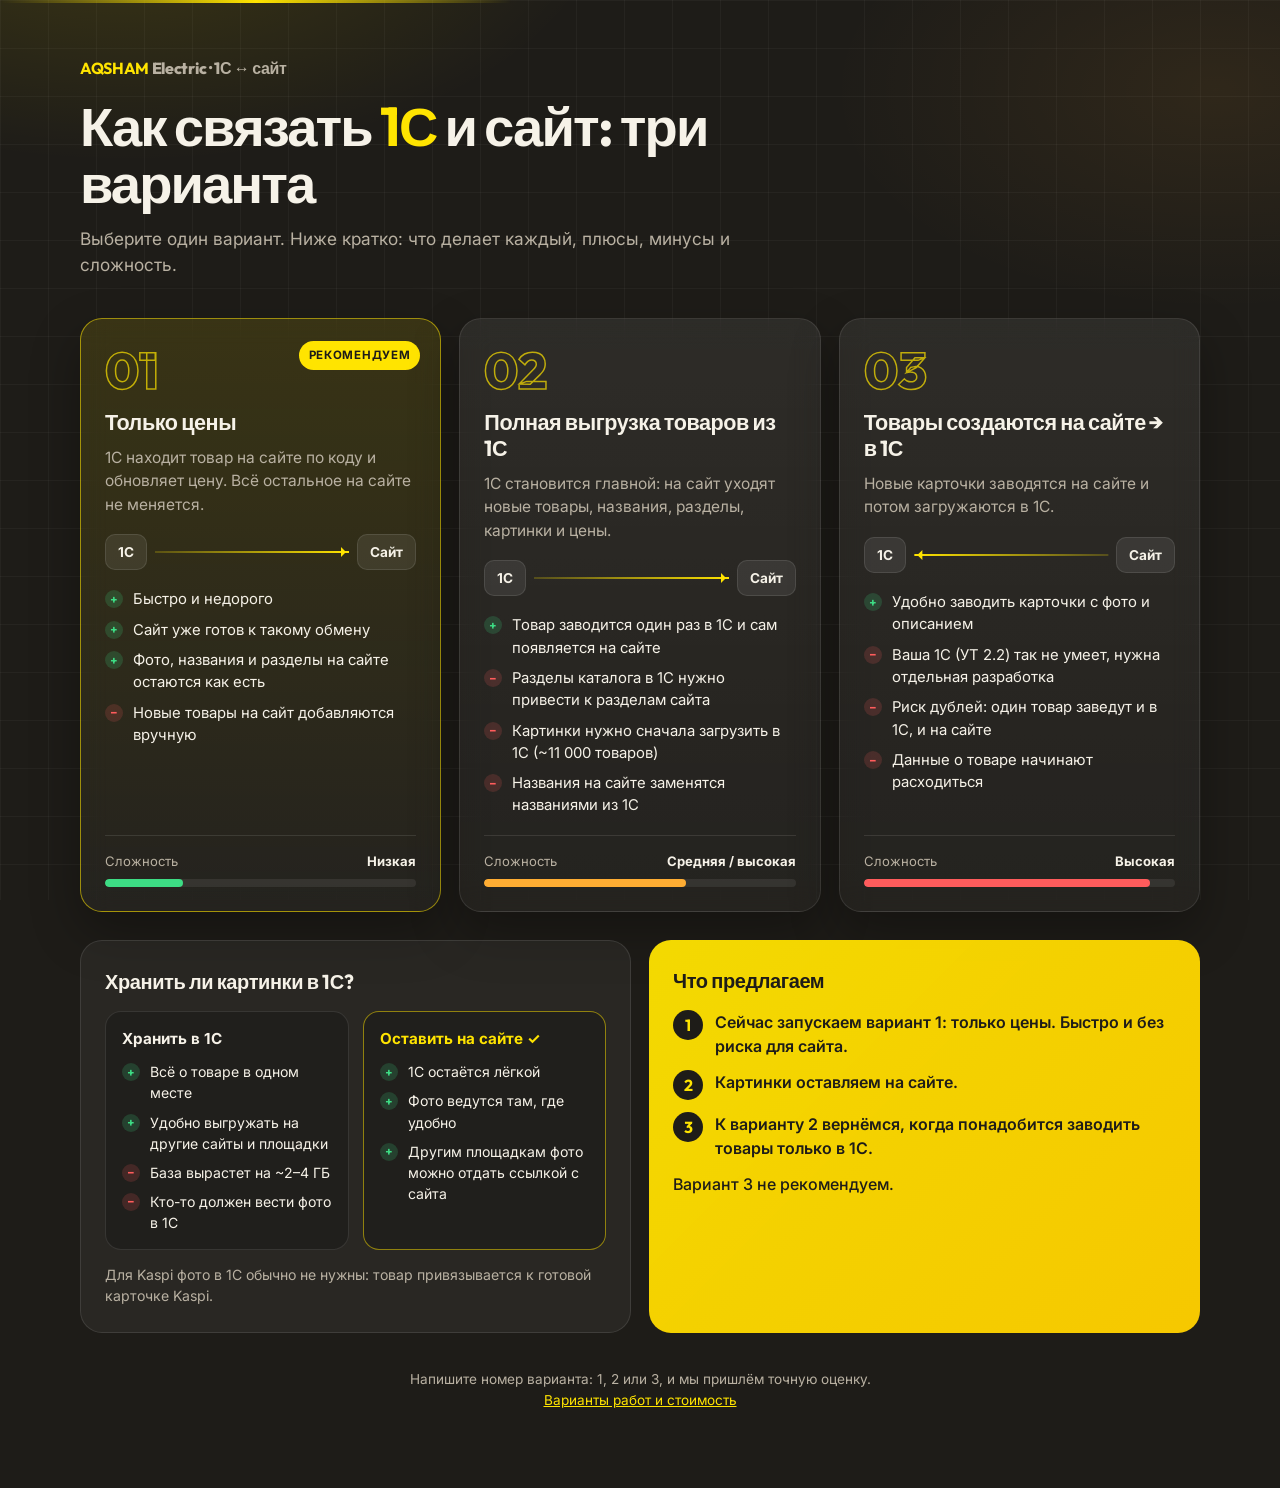
<file: 1c/index.html>
<!DOCTYPE html>
<html lang="ru">
<head>
  <meta charset="UTF-8" />
  <meta name="viewport" content="width=device-width, initial-scale=1" />
  <title>AQSHAM — варианты обмена 1С и сайта</title>
  <meta name="robots" content="noindex,nofollow" />
  <link rel="preconnect" href="https://fonts.googleapis.com" />
  <link rel="preconnect" href="https://fonts.gstatic.com" crossorigin />
  <link href="https://fonts.googleapis.com/css2?family=Inter:wght@400;500;600;700&family=Outfit:wght@600;700;800&display=swap" rel="stylesheet" />
  <style>
    :root {
      --graphite: #1e1c18;
      --graphite-2: #2a2721;
      --ink: #f6f2e8;
      --muted: #b9b1a2;
      --yellow: #ffe400;
      --line: rgba(255, 255, 255, 0.1);
      --green: #3ddc84;
      --orange: #ffad33;
      --red: #ff5c5c;
    }
    * { box-sizing: border-box; }
    html, body { margin: 0; }
    body {
      font-family: Inter, system-ui, sans-serif;
      color: var(--ink);
      background: var(--graphite);
      line-height: 1.5;
      min-height: 100vh;
      overflow-x: hidden;
    }

    .bg {
      position: fixed;
      inset: 0;
      z-index: -1;
      background:
        radial-gradient(800px 420px at 10% -10%, rgba(255, 228, 0, 0.14), transparent 60%),
        radial-gradient(700px 400px at 95% 10%, rgba(255, 173, 51, 0.08), transparent 55%),
        linear-gradient(rgba(255,255,255,.035) 1px, transparent 1px) 0 0 / 48px 48px,
        linear-gradient(90deg, rgba(255,255,255,.035) 1px, transparent 1px) 0 0 / 48px 48px,
        var(--graphite);
    }

    .wire {
      position: fixed;
      left: 0;
      right: 0;
      top: 0;
      height: 3px;
      background: linear-gradient(90deg, transparent, var(--yellow), transparent);
      background-size: 40% 100%;
      background-repeat: no-repeat;
      animation: current 2.8s linear infinite;
      z-index: 5;
    }
    @keyframes current {
      from { background-position: -40% 0; }
      to { background-position: 140% 0; }
    }

    .wrap {
      width: min(1120px, calc(100% - 32px));
      margin: 0 auto;
      padding: 56px 0 64px;
    }

    .brand {
      font-family: Outfit, sans-serif;
      font-weight: 800;
      letter-spacing: -0.02em;
      font-size: 1rem;
      color: var(--muted);
      margin: 0 0 18px;
    }
    .brand b { color: var(--yellow); }

    h1 {
      font-family: Outfit, sans-serif;
      font-size: clamp(2rem, 1.3rem + 3vw, 3.4rem);
      line-height: 1.05;
      letter-spacing: -0.035em;
      margin: 0 0 14px;
      max-width: 18ch;
    }
    h1 span { color: var(--yellow); }
    .lead {
      color: var(--muted);
      font-size: 1.08rem;
      max-width: 60ch;
      margin: 0 0 40px;
    }

    .grid {
      display: grid;
      grid-template-columns: repeat(3, 1fr);
      gap: 18px;
      align-items: stretch;
    }

    .card {
      position: relative;
      display: flex;
      flex-direction: column;
      padding: 26px 24px 24px;
      border-radius: 22px;
      background: linear-gradient(180deg, rgba(255,255,255,.07), rgba(255,255,255,.03));
      border: 1px solid var(--line);
      backdrop-filter: blur(14px);
      -webkit-backdrop-filter: blur(14px);
      box-shadow: 0 20px 50px rgba(0,0,0,.3);
      transition: transform .3s ease, border-color .3s ease, box-shadow .3s ease;
      animation: rise .7s ease both;
      overflow: hidden;
    }
    .card:nth-child(2) { animation-delay: .12s; }
    .card:nth-child(3) { animation-delay: .24s; }
    @keyframes rise {
      from { opacity: 0; transform: translateY(24px); }
      to { opacity: 1; transform: none; }
    }
    .card:hover {
      transform: translateY(-6px);
      border-color: rgba(255, 228, 0, .5);
      box-shadow: 0 28px 60px rgba(0,0,0,.4), 0 0 0 1px rgba(255,228,0,.15);
    }
    .card::before {
      content: "";
      position: absolute;
      inset: 0;
      background: radial-gradient(400px 160px at 50% -20%, rgba(255,228,0,.12), transparent 70%);
      opacity: 0;
      transition: opacity .3s ease;
      pointer-events: none;
    }
    .card:hover::before { opacity: 1; }

    .card.best {
      border-color: rgba(255, 228, 0, .55);
      background: linear-gradient(180deg, rgba(255,228,0,.12), rgba(255,255,255,.03));
    }

    .num {
      font-family: Outfit, sans-serif;
      font-weight: 800;
      font-size: 3.2rem;
      line-height: 1;
      color: transparent;
      -webkit-text-stroke: 1.5px rgba(255, 228, 0, .7);
      margin-bottom: 14px;
    }
    .badge {
      position: absolute;
      top: 22px;
      right: 20px;
      font-size: .72rem;
      font-weight: 700;
      letter-spacing: .06em;
      text-transform: uppercase;
      padding: 6px 10px;
      border-radius: 999px;
      background: var(--yellow);
      color: var(--graphite);
      animation: pulse 2.4s ease-in-out infinite;
    }
    @keyframes pulse {
      0%, 100% { box-shadow: 0 0 0 0 rgba(255,228,0,.45); }
      50% { box-shadow: 0 0 0 8px rgba(255,228,0,0); }
    }

    .card h2 {
      font-family: Outfit, sans-serif;
      font-size: 1.35rem;
      line-height: 1.2;
      letter-spacing: -0.02em;
      margin: 0 0 10px;
    }
    .what {
      color: var(--muted);
      margin: 0 0 18px;
      font-size: .97rem;
    }

    .flow {
      display: flex;
      align-items: center;
      gap: 8px;
      margin: 0 0 18px;
      font-weight: 700;
      font-size: .85rem;
    }
    .node {
      padding: 7px 12px;
      border-radius: 10px;
      background: rgba(255,255,255,.08);
      border: 1px solid var(--line);
    }
    .arrow {
      flex: 1;
      height: 2px;
      min-width: 28px;
      background: linear-gradient(90deg, rgba(255,228,0,.2), var(--yellow), rgba(255,228,0,.2));
      background-size: 200% 100%;
      animation: flow 1.6s linear infinite;
      position: relative;
    }
    .arrow::after {
      content: "";
      position: absolute;
      right: -2px;
      top: -4px;
      border: 5px solid transparent;
      border-left-color: var(--yellow);
    }
    .arrow.back { transform: scaleX(-1); }
    @keyframes flow {
      from { background-position: 200% 0; }
      to { background-position: 0 0; }
    }

    ul {
      list-style: none;
      padding: 0;
      margin: 0 0 18px;
      display: grid;
      gap: 8px;
      font-size: .93rem;
    }
    li {
      display: flex;
      gap: 10px;
      align-items: flex-start;
    }
    li::before {
      flex: 0 0 18px;
      height: 18px;
      margin-top: 2px;
      border-radius: 50%;
      display: grid;
      place-items: center;
      font-size: .7rem;
      font-weight: 800;
    }
    li.plus::before { content: "+"; background: rgba(61,220,132,.18); color: var(--green); }
    li.minus::before { content: "−"; background: rgba(255,92,92,.16); color: var(--red); }

    .meter {
      margin-top: auto;
      padding-top: 16px;
      border-top: 1px solid var(--line);
    }
    .meter-row {
      display: flex;
      justify-content: space-between;
      font-size: .82rem;
      color: var(--muted);
      margin-bottom: 8px;
    }
    .meter-row b { color: var(--ink); }
    .bar {
      height: 8px;
      border-radius: 99px;
      background: rgba(255,255,255,.08);
      overflow: hidden;
    }
    .bar i {
      display: block;
      height: 100%;
      border-radius: 99px;
      transform-origin: left;
      animation: fill 1.2s .4s cubic-bezier(.2,.8,.2,1) both;
    }
    .bar.low i { width: 25%; background: var(--green); }
    .bar.mid i { width: 65%; background: var(--orange); }
    .bar.high i { width: 92%; background: var(--red); }
    @keyframes fill { from { transform: scaleX(0); } to { transform: scaleX(1); } }

    .section {
      margin-top: 28px;
      display: grid;
      grid-template-columns: 1fr 1fr;
      gap: 18px;
    }
    .panel {
      padding: 26px 24px;
      border-radius: 22px;
      background: rgba(255,255,255,.05);
      border: 1px solid var(--line);
      animation: rise .7s .35s ease both;
    }
    .panel h3 {
      font-family: Outfit, sans-serif;
      font-size: 1.25rem;
      margin: 0 0 14px;
      letter-spacing: -0.02em;
    }
    .two {
      display: grid;
      grid-template-columns: 1fr 1fr;
      gap: 14px;
    }
    .opt {
      padding: 16px;
      border-radius: 16px;
      background: rgba(0,0,0,.2);
      border: 1px solid var(--line);
    }
    .opt h4 {
      margin: 0 0 10px;
      font-size: .95rem;
    }
    .opt.pick { border-color: rgba(255,228,0,.5); }
    .opt.pick h4 { color: var(--yellow); }
    .opt ul { margin: 0; font-size: .88rem; }
    .note {
      margin: 14px 0 0;
      font-size: .88rem;
      color: var(--muted);
    }

    .verdict {
      background: linear-gradient(135deg, rgba(255,228,0,.95), #f6c800);
      color: var(--graphite);
      border: 0;
    }
    .verdict h3 { color: var(--graphite); }
    .verdict p { margin: 0 0 10px; font-weight: 500; }
    .verdict .step {
      display: flex;
      gap: 12px;
      align-items: flex-start;
      margin-bottom: 12px;
      font-weight: 600;
    }
    .verdict .step b {
      flex: 0 0 30px;
      height: 30px;
      border-radius: 50%;
      background: var(--graphite);
      color: var(--yellow);
      display: grid;
      place-items: center;
      font-family: Outfit, sans-serif;
    }

    .foot {
      margin-top: 36px;
      color: var(--muted);
      font-size: .85rem;
      text-align: center;
    }

    @media (max-width: 960px) {
      .grid, .section { grid-template-columns: 1fr; }
    }
    @media (max-width: 560px) {
      .two { grid-template-columns: 1fr; }
      .wrap { padding-top: 40px; }
    }
    @media (prefers-reduced-motion: reduce) {
      *, *::before, *::after { animation: none !important; transition: none !important; }
    }
  </style>
</head>
<body>
  <div class="bg" aria-hidden="true"></div>
  <div class="wire" aria-hidden="true"></div>

  <main class="wrap">
    <p class="brand"><b>AQSHAM</b> Electric · 1С ↔ сайт</p>
    <h1>Как связать <span>1С</span> и сайт: три варианта</h1>
    <p class="lead">Выберите один вариант. Ниже кратко: что делает каждый, плюсы, минусы и сложность.</p>

    <div class="grid">
      <article class="card best">
        <span class="badge">Рекомендуем</span>
        <div class="num">01</div>
        <h2>Только цены</h2>
        <p class="what">1С находит товар на сайте по коду и обновляет цену. Всё остальное на сайте не меняется.</p>
        <div class="flow"><span class="node">1С</span><span class="arrow"></span><span class="node">Сайт</span></div>
        <ul>
          <li class="plus">Быстро и недорого</li>
          <li class="plus">Сайт уже готов к такому обмену</li>
          <li class="plus">Фото, названия и разделы на сайте остаются как есть</li>
          <li class="minus">Новые товары на сайт добавляются вручную</li>
        </ul>
        <div class="meter">
          <div class="meter-row"><span>Сложность</span><b>Низкая</b></div>
          <div class="bar low"><i></i></div>
        </div>
      </article>

      <article class="card">
        <div class="num">02</div>
        <h2>Полная выгрузка товаров из 1С</h2>
        <p class="what">1С становится главной: на сайт уходят новые товары, названия, разделы, картинки и цены.</p>
        <div class="flow"><span class="node">1С</span><span class="arrow"></span><span class="node">Сайт</span></div>
        <ul>
          <li class="plus">Товар заводится один раз в 1С и сам появляется на сайте</li>
          <li class="minus">Разделы каталога в 1С нужно привести к разделам сайта</li>
          <li class="minus">Картинки нужно сначала загрузить в 1С (~11 000 товаров)</li>
          <li class="minus">Названия на сайте заменятся названиями из 1С</li>
        </ul>
        <div class="meter">
          <div class="meter-row"><span>Сложность</span><b>Средняя / высокая</b></div>
          <div class="bar mid"><i></i></div>
        </div>
      </article>

      <article class="card">
        <div class="num">03</div>
        <h2>Товары создаются на сайте → в 1С</h2>
        <p class="what">Новые карточки заводятся на сайте и потом загружаются в 1С.</p>
        <div class="flow"><span class="node">1С</span><span class="arrow back"></span><span class="node">Сайт</span></div>
        <ul>
          <li class="plus">Удобно заводить карточки с фото и описанием</li>
          <li class="minus">Ваша 1С (УТ 2.2) так не умеет, нужна отдельная разработка</li>
          <li class="minus">Риск дублей: один товар заведут и в 1С, и на сайте</li>
          <li class="minus">Данные о товаре начинают расходиться</li>
        </ul>
        <div class="meter">
          <div class="meter-row"><span>Сложность</span><b>Высокая</b></div>
          <div class="bar high"><i></i></div>
        </div>
      </article>
    </div>

    <div class="section">
      <section class="panel">
        <h3>Хранить ли картинки в 1С?</h3>
        <div class="two">
          <div class="opt">
            <h4>Хранить в 1С</h4>
            <ul>
              <li class="plus">Всё о товаре в одном месте</li>
              <li class="plus">Удобно выгружать на другие сайты и площадки</li>
              <li class="minus">База вырастет на ~2–4 ГБ</li>
              <li class="minus">Кто-то должен вести фото в 1С</li>
            </ul>
          </div>
          <div class="opt pick">
            <h4>Оставить на сайте ✓</h4>
            <ul>
              <li class="plus">1С остаётся лёгкой</li>
              <li class="plus">Фото ведутся там, где удобно</li>
              <li class="plus">Другим площадкам фото можно отдать ссылкой с сайта</li>
            </ul>
          </div>
        </div>
        <p class="note">Для Kaspi фото в 1С обычно не нужны: товар привязывается к готовой карточке Kaspi.</p>
      </section>

      <section class="panel verdict">
        <h3>Что предлагаем</h3>
        <div class="step"><b>1</b><span>Сейчас запускаем вариант 1: только цены. Быстро и без риска для сайта.</span></div>
        <div class="step"><b>2</b><span>Картинки оставляем на сайте.</span></div>
        <div class="step"><b>3</b><span>К варианту 2 вернёмся, когда понадобится заводить товары только в 1С.</span></div>
        <p>Вариант 3 не рекомендуем.</p>
      </section>
    </div>

    <p class="foot">Напишите номер варианта: 1, 2 или 3, и мы пришлём точную оценку.<br><a href="/1c/variants/" style="color:var(--yellow)">Варианты работ и стоимость</a></p>
  </main>
</body>
</html>
</file>
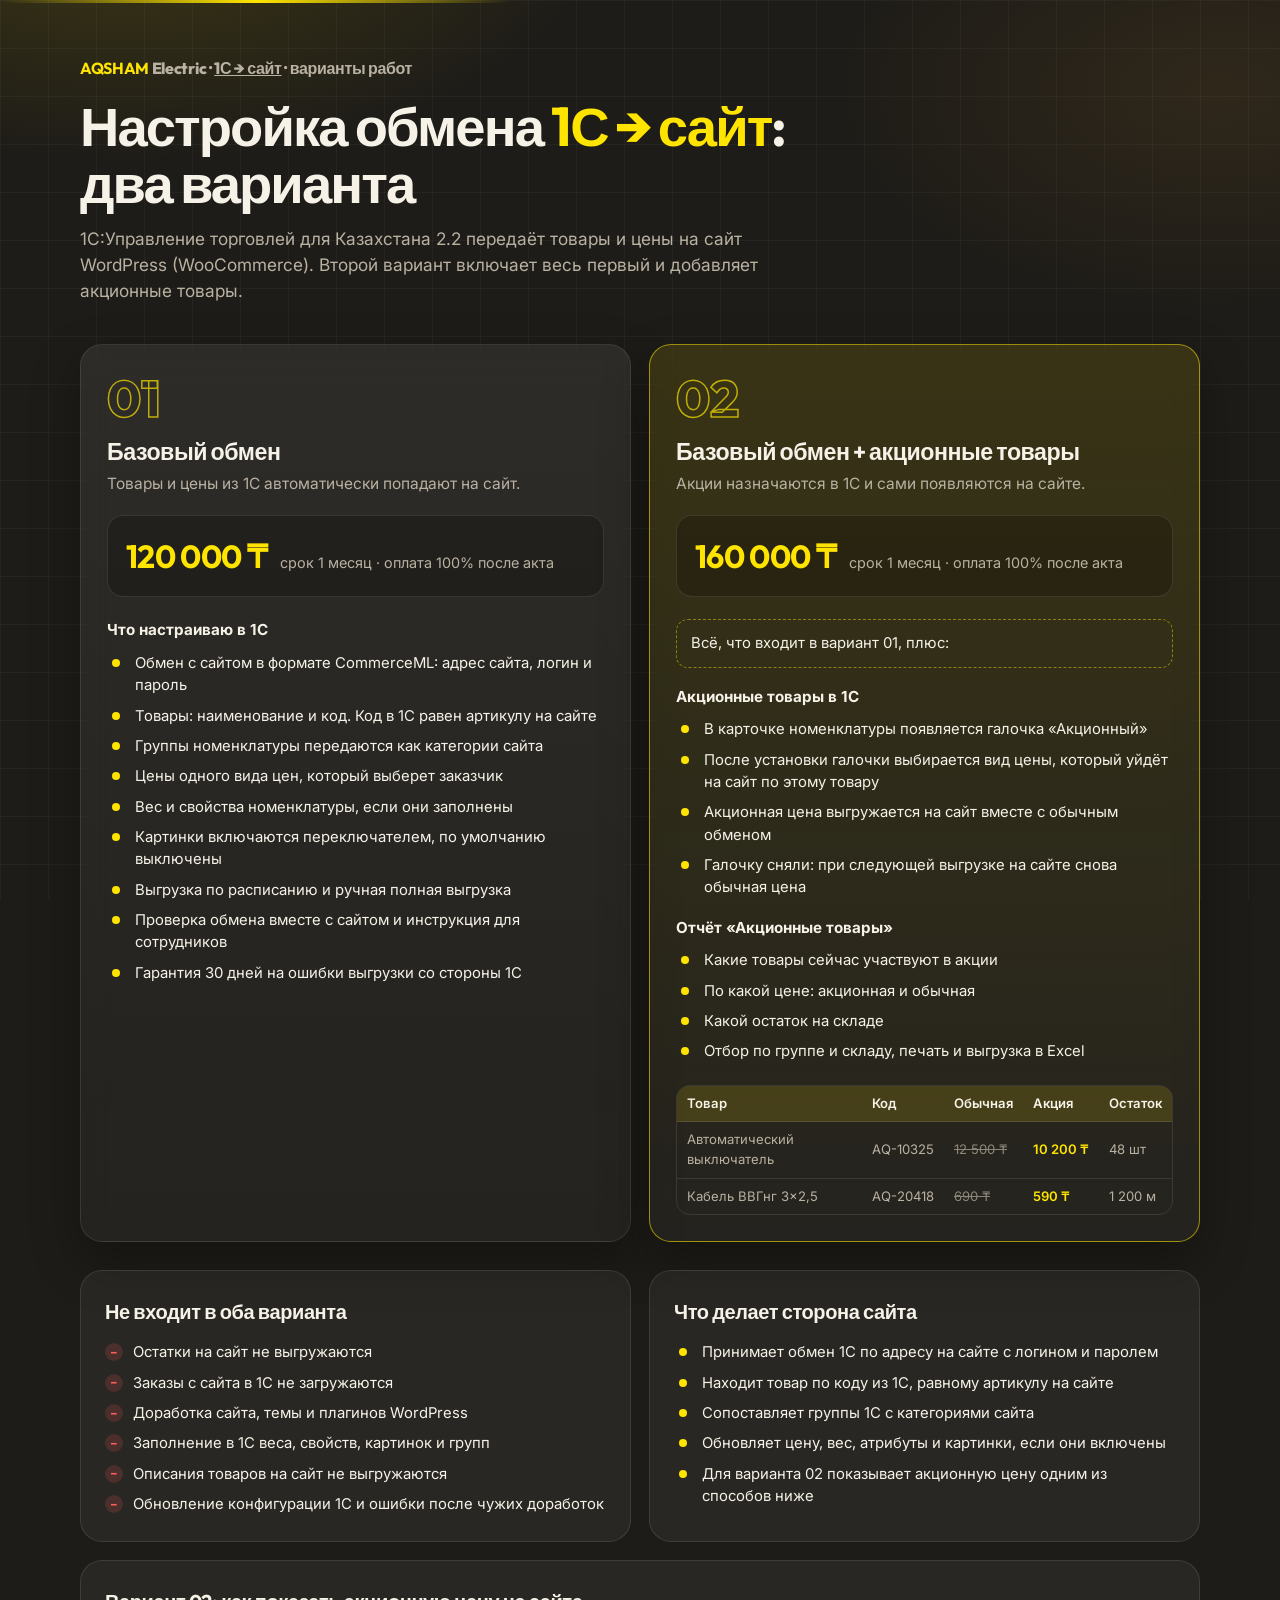
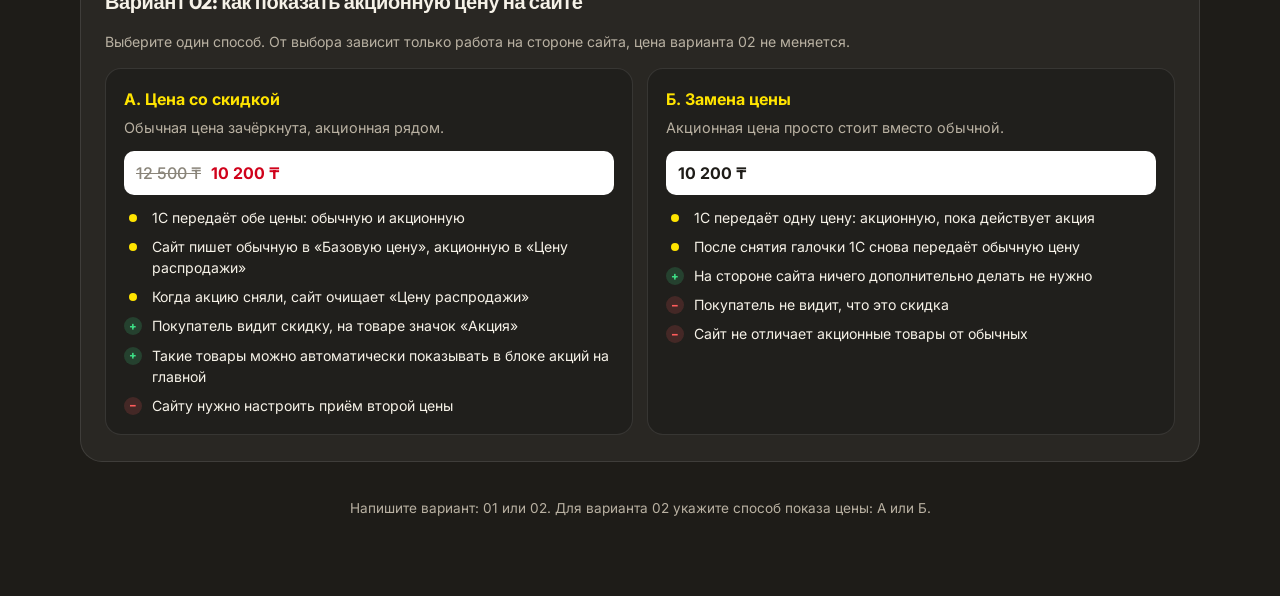
<file: 1c/variants/index.html>
<!DOCTYPE html>
<html lang="ru">
<head>
  <meta charset="UTF-8" />
  <meta name="viewport" content="width=device-width, initial-scale=1" />
  <title>AQSHAM — варианты настройки обмена 1С и сайта</title>
  <meta name="robots" content="noindex,nofollow" />
  <link rel="preconnect" href="https://fonts.googleapis.com" />
  <link rel="preconnect" href="https://fonts.gstatic.com" crossorigin />
  <link href="https://fonts.googleapis.com/css2?family=Inter:wght@400;500;600;700&family=Outfit:wght@600;700;800&display=swap" rel="stylesheet" />
  <style>
    :root {
      --graphite: #1e1c18;
      --ink: #f6f2e8;
      --muted: #b9b1a2;
      --yellow: #ffe400;
      --line: rgba(255, 255, 255, 0.1);
      --green: #3ddc84;
      --red: #ff5c5c;
    }
    * { box-sizing: border-box; }
    html, body { margin: 0; }
    body {
      font-family: Inter, system-ui, sans-serif;
      color: var(--ink);
      background: var(--graphite);
      line-height: 1.5;
      min-height: 100vh;
      overflow-x: hidden;
    }

    .bg {
      position: fixed;
      inset: 0;
      z-index: -1;
      background:
        radial-gradient(800px 420px at 10% -10%, rgba(255, 228, 0, 0.14), transparent 60%),
        radial-gradient(700px 400px at 95% 10%, rgba(255, 173, 51, 0.08), transparent 55%),
        linear-gradient(rgba(255,255,255,.035) 1px, transparent 1px) 0 0 / 48px 48px,
        linear-gradient(90deg, rgba(255,255,255,.035) 1px, transparent 1px) 0 0 / 48px 48px,
        var(--graphite);
    }
    .wire {
      position: fixed;
      left: 0;
      right: 0;
      top: 0;
      height: 3px;
      background: linear-gradient(90deg, transparent, var(--yellow), transparent);
      background-size: 40% 100%;
      background-repeat: no-repeat;
      animation: current 2.8s linear infinite;
      z-index: 5;
    }
    @keyframes current {
      from { background-position: -40% 0; }
      to { background-position: 140% 0; }
    }

    .wrap {
      width: min(1120px, calc(100% - 32px));
      margin: 0 auto;
      padding: 56px 0 64px;
    }
    .brand {
      font-family: Outfit, sans-serif;
      font-weight: 800;
      letter-spacing: -0.02em;
      font-size: 1rem;
      color: var(--muted);
      margin: 0 0 18px;
    }
    .brand b { color: var(--yellow); }
    .brand a { color: inherit; }
    h1 {
      font-family: Outfit, sans-serif;
      font-size: clamp(2rem, 1.3rem + 3vw, 3.4rem);
      line-height: 1.05;
      letter-spacing: -0.035em;
      margin: 0 0 14px;
      max-width: 20ch;
    }
    h1 span { color: var(--yellow); white-space: nowrap; }
    .lead {
      color: var(--muted);
      font-size: 1.08rem;
      max-width: 62ch;
      margin: 0 0 40px;
    }

    .grid {
      display: grid;
      grid-template-columns: 1fr 1fr;
      gap: 18px;
      align-items: stretch;
    }
    .card {
      position: relative;
      display: flex;
      flex-direction: column;
      padding: 28px 26px 26px;
      border-radius: 22px;
      background: linear-gradient(180deg, rgba(255,255,255,.07), rgba(255,255,255,.03));
      border: 1px solid var(--line);
      backdrop-filter: blur(14px);
      -webkit-backdrop-filter: blur(14px);
      box-shadow: 0 20px 50px rgba(0,0,0,.3);
      animation: rise .7s ease both;
    }
    .card:nth-child(2) { animation-delay: .12s; }
    .card.plus-card {
      border-color: rgba(255, 228, 0, .55);
      background: linear-gradient(180deg, rgba(255,228,0,.12), rgba(255,255,255,.03));
    }
    @keyframes rise {
      from { opacity: 0; transform: translateY(24px); }
      to { opacity: 1; transform: none; }
    }

    .num {
      font-family: Outfit, sans-serif;
      font-weight: 800;
      font-size: 3.2rem;
      line-height: 1;
      color: transparent;
      -webkit-text-stroke: 1.5px rgba(255, 228, 0, .7);
      margin-bottom: 14px;
    }
    .card h2 {
      font-family: Outfit, sans-serif;
      font-size: 1.45rem;
      line-height: 1.2;
      letter-spacing: -0.02em;
      margin: 0 0 6px;
    }
    .what {
      color: var(--muted);
      margin: 0 0 20px;
      font-size: .97rem;
    }
    .price {
      display: flex;
      align-items: baseline;
      gap: 14px;
      flex-wrap: wrap;
      margin: 0 0 22px;
      padding: 16px 18px;
      border-radius: 16px;
      background: rgba(0,0,0,.22);
      border: 1px solid var(--line);
    }
    .price b {
      font-family: Outfit, sans-serif;
      font-size: 2rem;
      letter-spacing: -0.02em;
      color: var(--yellow);
    }
    .price span { color: var(--muted); font-size: .9rem; }

    .card h3 {
      font-size: .95rem;
      margin: 0 0 10px;
    }
    .inherit {
      margin: 0 0 18px;
      padding: 12px 14px;
      border-radius: 12px;
      border: 1px dashed rgba(255,228,0,.45);
      font-size: .93rem;
    }

    ul {
      list-style: none;
      padding: 0;
      margin: 0 0 18px;
      display: grid;
      gap: 8px;
      font-size: .93rem;
    }
    li {
      display: flex;
      gap: 10px;
      align-items: flex-start;
    }
    li::before {
      flex: 0 0 18px;
      height: 18px;
      margin-top: 2px;
      border-radius: 50%;
      display: grid;
      place-items: center;
      font-size: .7rem;
      font-weight: 800;
    }
    li.plus::before { content: "+"; background: rgba(61,220,132,.18); color: var(--green); }
    li.minus::before { content: "−"; background: rgba(255,92,92,.16); color: var(--red); }
    li.dot::before { content: ""; flex-basis: 8px; height: 8px; margin: 7px 5px 0; background: var(--yellow); }

    .report {
      margin: 4px 0 0;
      border-radius: 14px;
      overflow: hidden;
      border: 1px solid var(--line);
      font-size: .82rem;
    }
    .report table { width: 100%; border-collapse: collapse; }
    .report th, .report td { padding: 8px 10px; text-align: left; }
    .report th { background: rgba(255,228,0,.14); font-weight: 600; }
    .report td { border-top: 1px solid var(--line); color: var(--muted); }
    .report td:nth-child(n+2) { white-space: nowrap; }
    .report s { opacity: .7; }
    .report em { font-style: normal; color: var(--yellow); font-weight: 600; }

    .section {
      margin-top: 28px;
      display: grid;
      grid-template-columns: 1fr 1fr;
      gap: 18px;
    }
    .panel {
      padding: 26px 24px;
      border-radius: 22px;
      background: rgba(255,255,255,.05);
      border: 1px solid var(--line);
      animation: rise .7s .35s ease both;
    }
    .panel.wide { grid-column: 1 / -1; }
    .panel h3 {
      font-family: Outfit, sans-serif;
      font-size: 1.25rem;
      margin: 0 0 14px;
      letter-spacing: -0.02em;
    }
    .panel ul { margin: 0; }
    .two {
      display: grid;
      grid-template-columns: 1fr 1fr;
      gap: 14px;
      margin-top: 16px;
    }
    .opt {
      padding: 18px;
      border-radius: 16px;
      background: rgba(0,0,0,.2);
      border: 1px solid var(--line);
    }
    .opt h4 { margin: 0 0 6px; font-size: 1rem; color: var(--yellow); }
    .opt p { margin: 0 0 12px; font-size: .9rem; color: var(--muted); }
    .opt ul { font-size: .88rem; }
    .demo {
      display: flex;
      align-items: baseline;
      gap: 10px;
      margin: 0 0 12px;
      padding: 10px 12px;
      border-radius: 10px;
      background: #fff;
      color: var(--graphite);
      font-weight: 700;
    }
    .demo s { color: #8a857a; font-weight: 500; }
    .demo .sale { color: #d0021b; }
    .note {
      margin: 14px 0 0;
      font-size: .88rem;
      color: var(--muted);
    }

    .foot {
      margin-top: 36px;
      color: var(--muted);
      font-size: .85rem;
      text-align: center;
    }

    @media (max-width: 960px) {
      .grid, .section, .two { grid-template-columns: 1fr; }
    }
    @media (max-width: 560px) {
      .wrap { padding-top: 40px; }
      .report { overflow-x: auto; }
    }
    @media (prefers-reduced-motion: reduce) {
      *, *::before, *::after { animation: none !important; transition: none !important; }
    }
  </style>
</head>
<body>
  <div class="bg" aria-hidden="true"></div>
  <div class="wire" aria-hidden="true"></div>

  <main class="wrap">
    <p class="brand"><b>AQSHAM</b> Electric · <a href="/1c/">1С → сайт</a> · варианты работ</p>
    <h1>Настройка обмена <span>1С → сайт</span>: два варианта</h1>
    <p class="lead">1С:Управление торговлей для Казахстана 2.2 передаёт товары и цены на сайт WordPress (WooCommerce). Второй вариант включает весь первый и добавляет акционные товары.</p>

    <div class="grid">
      <article class="card">
        <div class="num">01</div>
        <h2>Базовый обмен</h2>
        <p class="what">Товары и цены из 1С автоматически попадают на сайт.</p>
        <div class="price"><b>120 000 ₸</b><span>срок 1 месяц · оплата 100% после акта</span></div>

        <h3>Что настраиваю в 1С</h3>
        <ul>
          <li class="dot">Обмен с сайтом в формате CommerceML: адрес сайта, логин и пароль</li>
          <li class="dot">Товары: наименование и код. Код в 1С равен артикулу на сайте</li>
          <li class="dot">Группы номенклатуры передаются как категории сайта</li>
          <li class="dot">Цены одного вида цен, который выберет заказчик</li>
          <li class="dot">Вес и свойства номенклатуры, если они заполнены</li>
          <li class="dot">Картинки включаются переключателем, по умолчанию выключены</li>
          <li class="dot">Выгрузка по расписанию и ручная полная выгрузка</li>
          <li class="dot">Проверка обмена вместе с сайтом и инструкция для сотрудников</li>
          <li class="dot">Гарантия 30 дней на ошибки выгрузки со стороны 1С</li>
        </ul>
      </article>

      <article class="card plus-card">
        <div class="num">02</div>
        <h2>Базовый обмен + акционные товары</h2>
        <p class="what">Акции назначаются в 1С и сами появляются на сайте.</p>
        <div class="price"><b>160 000 ₸</b><span>срок 1 месяц · оплата 100% после акта</span></div>

        <p class="inherit">Всё, что входит в вариант 01, плюс:</p>

        <h3>Акционные товары в 1С</h3>
        <ul>
          <li class="dot">В карточке номенклатуры появляется галочка «Акционный»</li>
          <li class="dot">После установки галочки выбирается вид цены, который уйдёт на сайт по этому товару</li>
          <li class="dot">Акционная цена выгружается на сайт вместе с обычным обменом</li>
          <li class="dot">Галочку сняли: при следующей выгрузке на сайте снова обычная цена</li>
        </ul>

        <h3>Отчёт «Акционные товары»</h3>
        <ul>
          <li class="dot">Какие товары сейчас участвуют в акции</li>
          <li class="dot">По какой цене: акционная и обычная</li>
          <li class="dot">Какой остаток на складе</li>
          <li class="dot">Отбор по группе и складу, печать и выгрузка в Excel</li>
        </ul>
        <div class="report" aria-label="Пример отчёта">
          <table>
            <thead><tr><th>Товар</th><th>Код</th><th>Обычная</th><th>Акция</th><th>Остаток</th></tr></thead>
            <tbody>
              <tr><td>Автоматический выключатель</td><td>AQ-10325</td><td><s>12 500 ₸</s></td><td><em>10 200 ₸</em></td><td>48 шт</td></tr>
              <tr><td>Кабель ВВГнг 3×2,5</td><td>AQ-20418</td><td><s>690 ₸</s></td><td><em>590 ₸</em></td><td>1 200 м</td></tr>
            </tbody>
          </table>
        </div>
      </article>
    </div>

    <div class="section">
      <section class="panel">
        <h3>Не входит в оба варианта</h3>
        <ul>
          <li class="minus">Остатки на сайт не выгружаются</li>
          <li class="minus">Заказы с сайта в 1С не загружаются</li>
          <li class="minus">Доработка сайта, темы и плагинов WordPress</li>
          <li class="minus">Заполнение в 1С веса, свойств, картинок и групп</li>
          <li class="minus">Описания товаров на сайт не выгружаются</li>
          <li class="minus">Обновление конфигурации 1С и ошибки после чужих доработок</li>
        </ul>
      </section>

      <section class="panel">
        <h3>Что делает сторона сайта</h3>
        <ul>
          <li class="dot">Принимает обмен 1С по адресу на сайте с логином и паролем</li>
          <li class="dot">Находит товар по коду из 1С, равному артикулу на сайте</li>
          <li class="dot">Сопоставляет группы 1С с категориями сайта</li>
          <li class="dot">Обновляет цену, вес, атрибуты и картинки, если они включены</li>
          <li class="dot">Для варианта 02 показывает акционную цену одним из способов ниже</li>
        </ul>
      </section>

      <section class="panel wide">
        <h3>Вариант 02: как показать акционную цену на сайте</h3>
        <p class="note" style="margin-top:0">Выберите один способ. От выбора зависит только работа на стороне сайта, цена варианта 02 не меняется.</p>
        <div class="two">
          <div class="opt">
            <h4>А. Цена со скидкой</h4>
            <p>Обычная цена зачёркнута, акционная рядом.</p>
            <div class="demo"><s>12 500 ₸</s><span class="sale">10 200 ₸</span></div>
            <ul>
              <li class="dot">1С передаёт обе цены: обычную и акционную</li>
              <li class="dot">Сайт пишет обычную в «Базовую цену», акционную в «Цену распродажи»</li>
              <li class="dot">Когда акцию сняли, сайт очищает «Цену распродажи»</li>
              <li class="plus">Покупатель видит скидку, на товаре значок «Акция»</li>
              <li class="plus">Такие товары можно автоматически показывать в блоке акций на главной</li>
              <li class="minus">Сайту нужно настроить приём второй цены</li>
            </ul>
          </div>
          <div class="opt">
            <h4>Б. Замена цены</h4>
            <p>Акционная цена просто стоит вместо обычной.</p>
            <div class="demo"><span>10 200 ₸</span></div>
            <ul>
              <li class="dot">1С передаёт одну цену: акционную, пока действует акция</li>
              <li class="dot">После снятия галочки 1С снова передаёт обычную цену</li>
              <li class="plus">На стороне сайта ничего дополнительно делать не нужно</li>
              <li class="minus">Покупатель не видит, что это скидка</li>
              <li class="minus">Сайт не отличает акционные товары от обычных</li>
            </ul>
          </div>
        </div>
      </section>
    </div>

    <p class="foot">Напишите вариант: 01 или 02. Для варианта 02 укажите способ показа цены: А или Б.</p>
  </main>
</body>
</html>
</file>
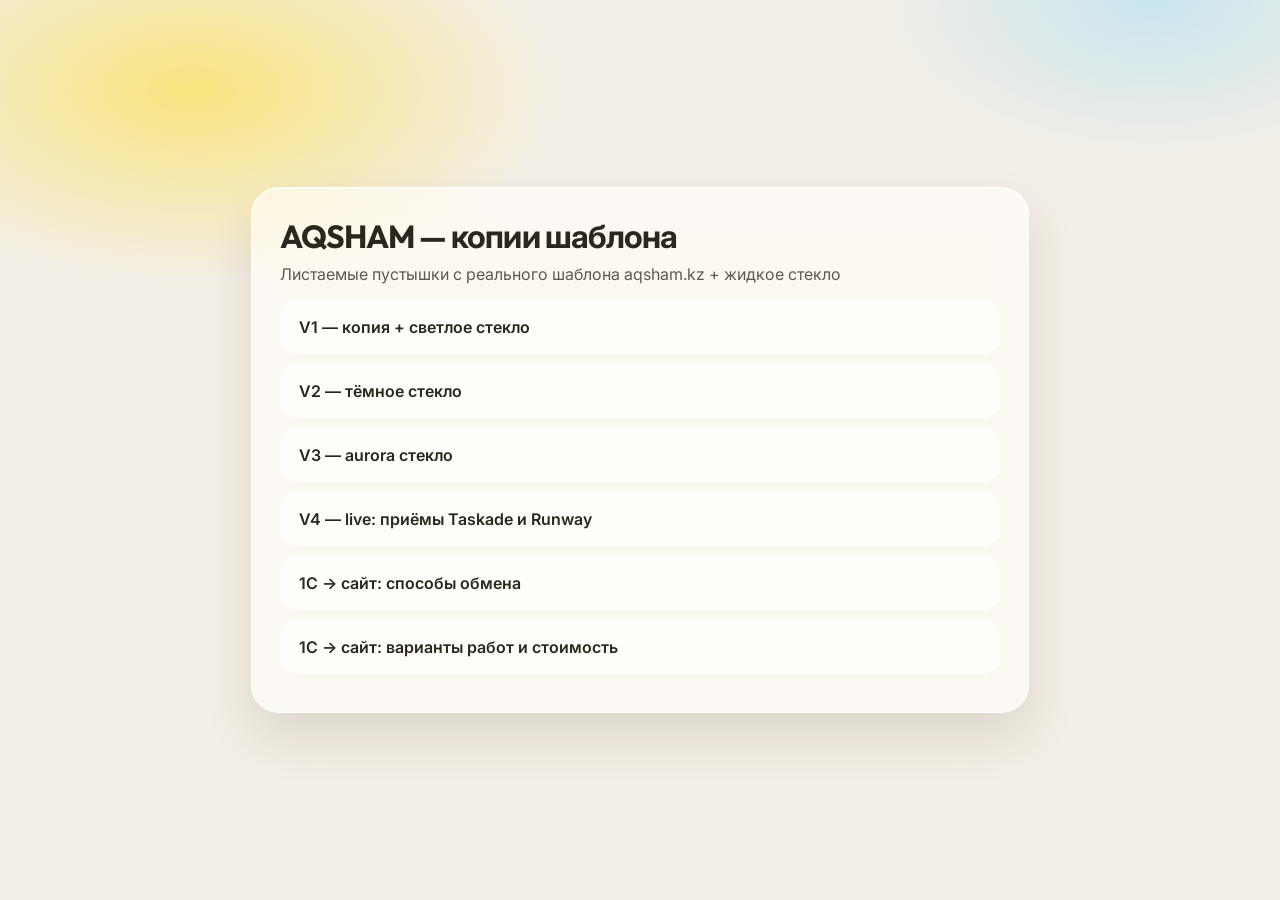
<file: hub.html>
<!DOCTYPE html>
<html lang="ru"><head>
<meta charset="UTF-8"/><meta name="viewport" content="width=device-width, initial-scale=1"/>
<title>AQSHAM — образцы</title>
<link href="https://fonts.googleapis.com/css2?family=Outfit:wght@600;700&family=Inter:wght@500;600&display=swap" rel="stylesheet"/>
<style>
  body{margin:0;min-height:100vh;display:grid;place-items:center;font-family:Inter,system-ui,sans-serif;color:#2b271f;
    background:radial-gradient(600px 320px at 15% 10%,rgba(255,214,0,.45),transparent 60%),radial-gradient(520px 300px at 90% 0%,rgba(120,210,255,.35),transparent 55%),#f4efe6}
  .wrap{width:min(720px,calc(100% - 32px));padding:28px;border-radius:28px;background:rgba(255,255,255,.62);
    border:1px solid rgba(255,255,255,.75);box-shadow:inset 0 1px 0 #fff,0 24px 50px rgba(48,36,12,.12);backdrop-filter:blur(18px) saturate(1.6)}
  h1{font-family:Outfit,Inter,sans-serif;letter-spacing:-.03em;margin:0 0 8px}
  p{color:#5e584e;margin:0 0 16px}
  a{display:block;margin:10px 0;padding:16px 18px;border-radius:16px;text-decoration:none;color:#2b271f;font-weight:600;
    background:rgba(255,255,255,.55);border:1px solid rgba(255,255,255,.8);box-shadow:inset 0 1px 0 #fff}
  a:hover{border-color:#ffe400}
</style></head><body><div class="wrap">
<h1>AQSHAM — копии шаблона</h1>
<p>Листаемые пустышки с реального шаблона aqsham.kz + жидкое стекло</p>
<a href="/">V1 — копия + светлое стекло</a>
<a href="/samples/v2-dark.html">V2 — тёмное стекло</a>
<a href="/samples/v3-aurora.html">V3 — aurora стекло</a>
<a href="/samples/v4-live.html">V4 — live: приёмы Taskade и Runway</a>
<a href="/1c/">1С → сайт: способы обмена</a>
<a href="/1c/variants/">1С → сайт: варианты работ и стоимость</a>
</div></body></html>
</file>
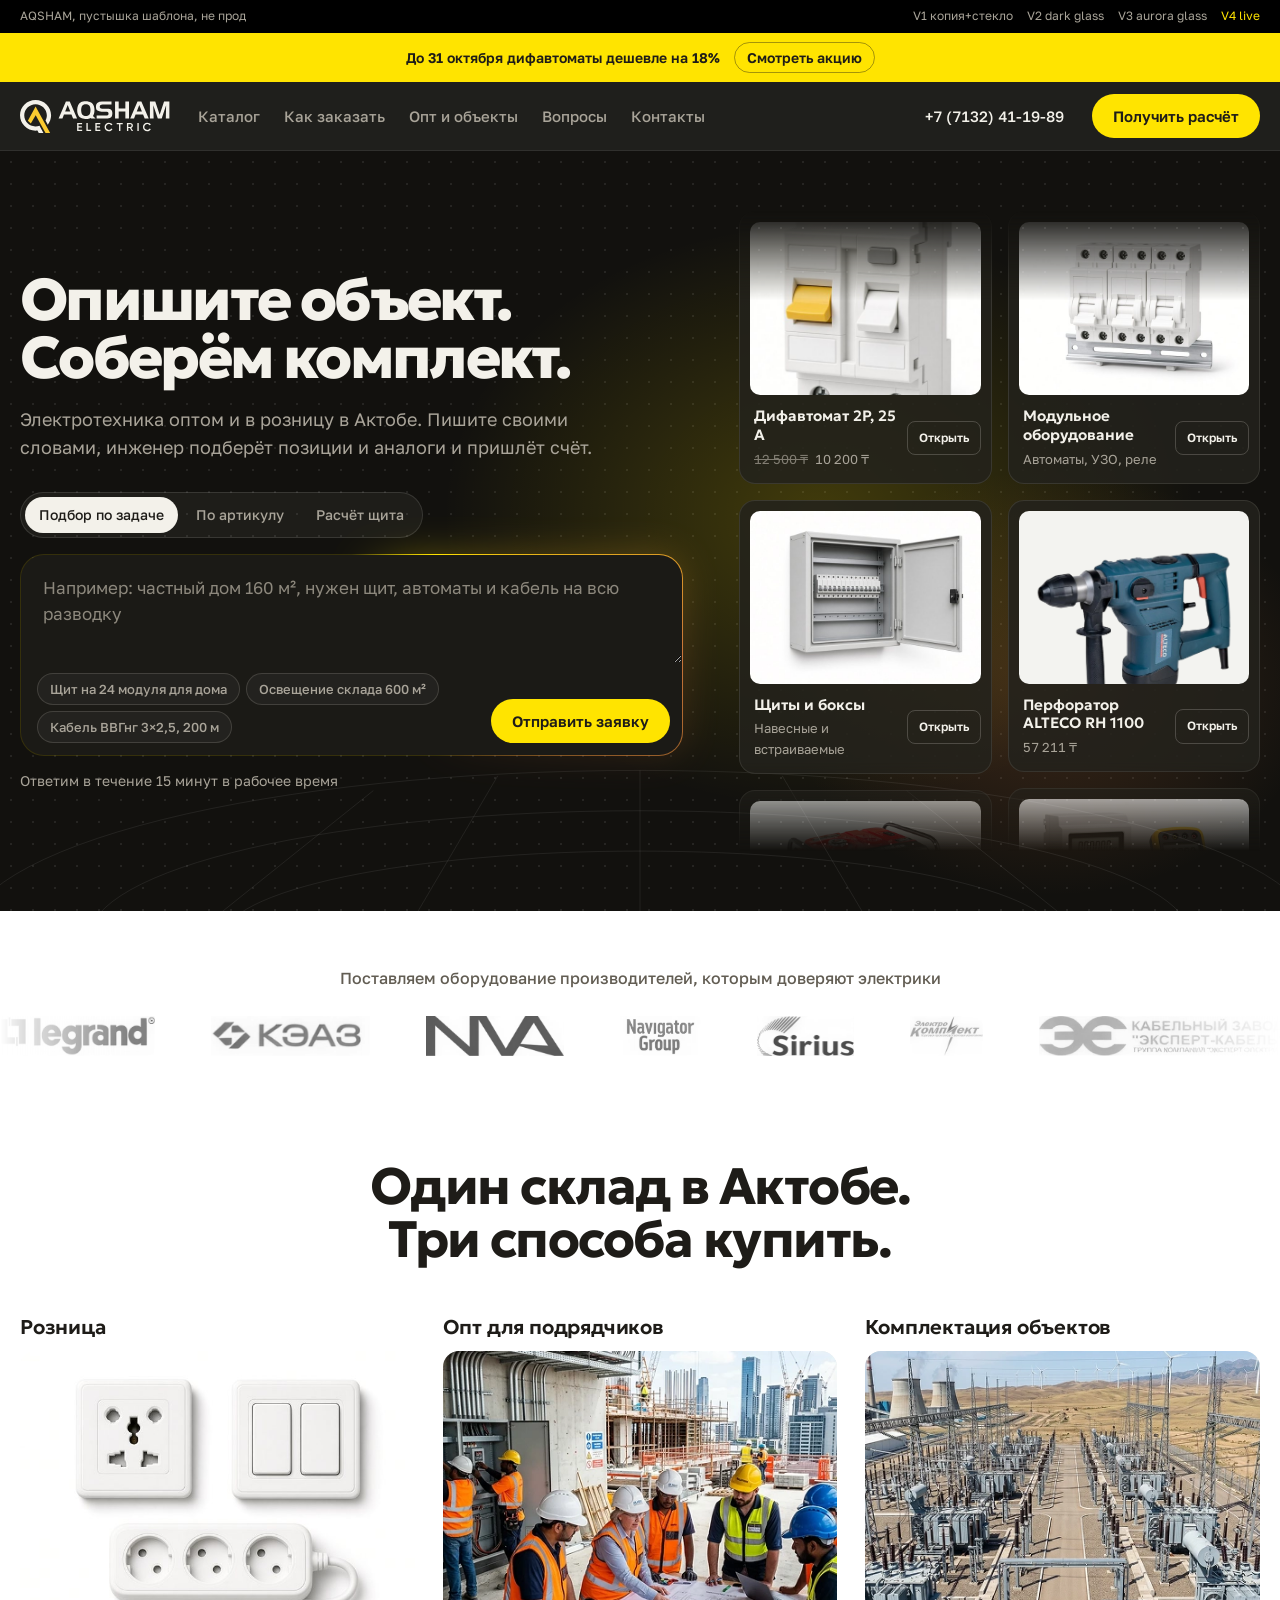
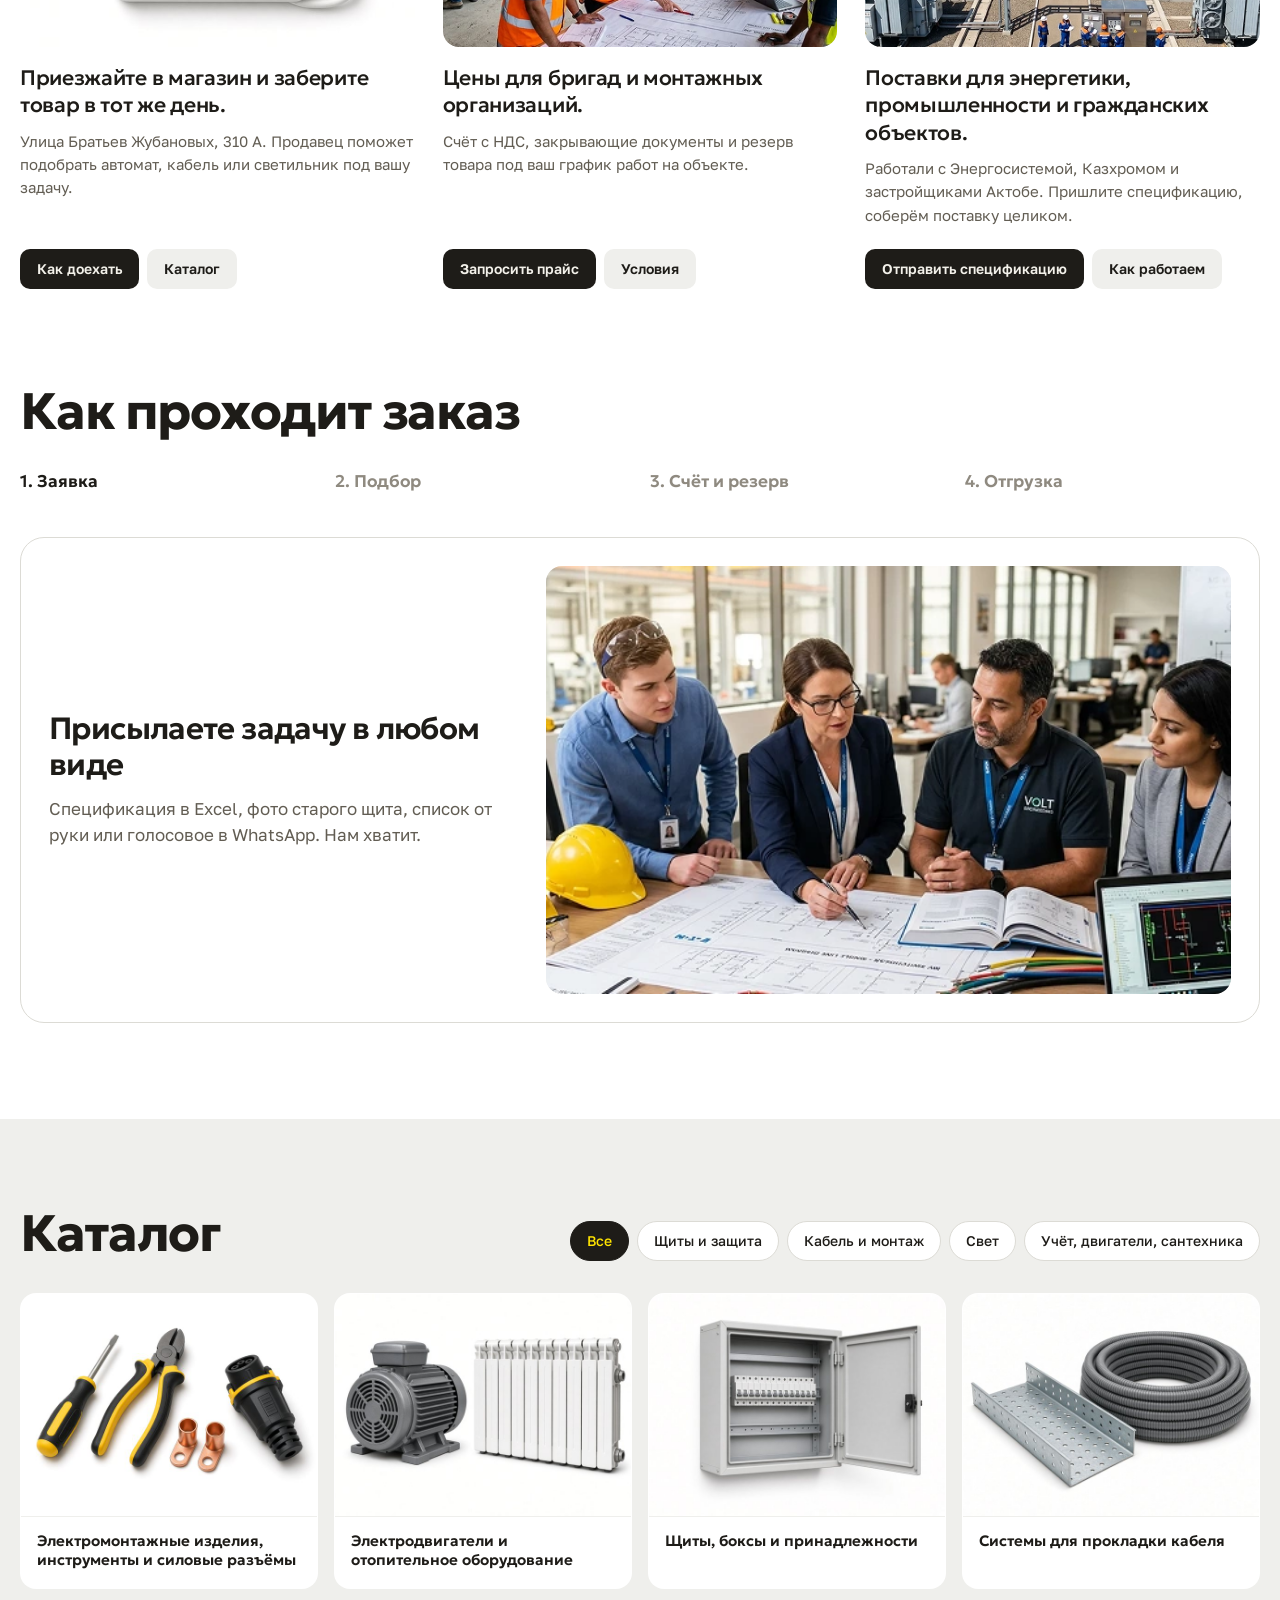
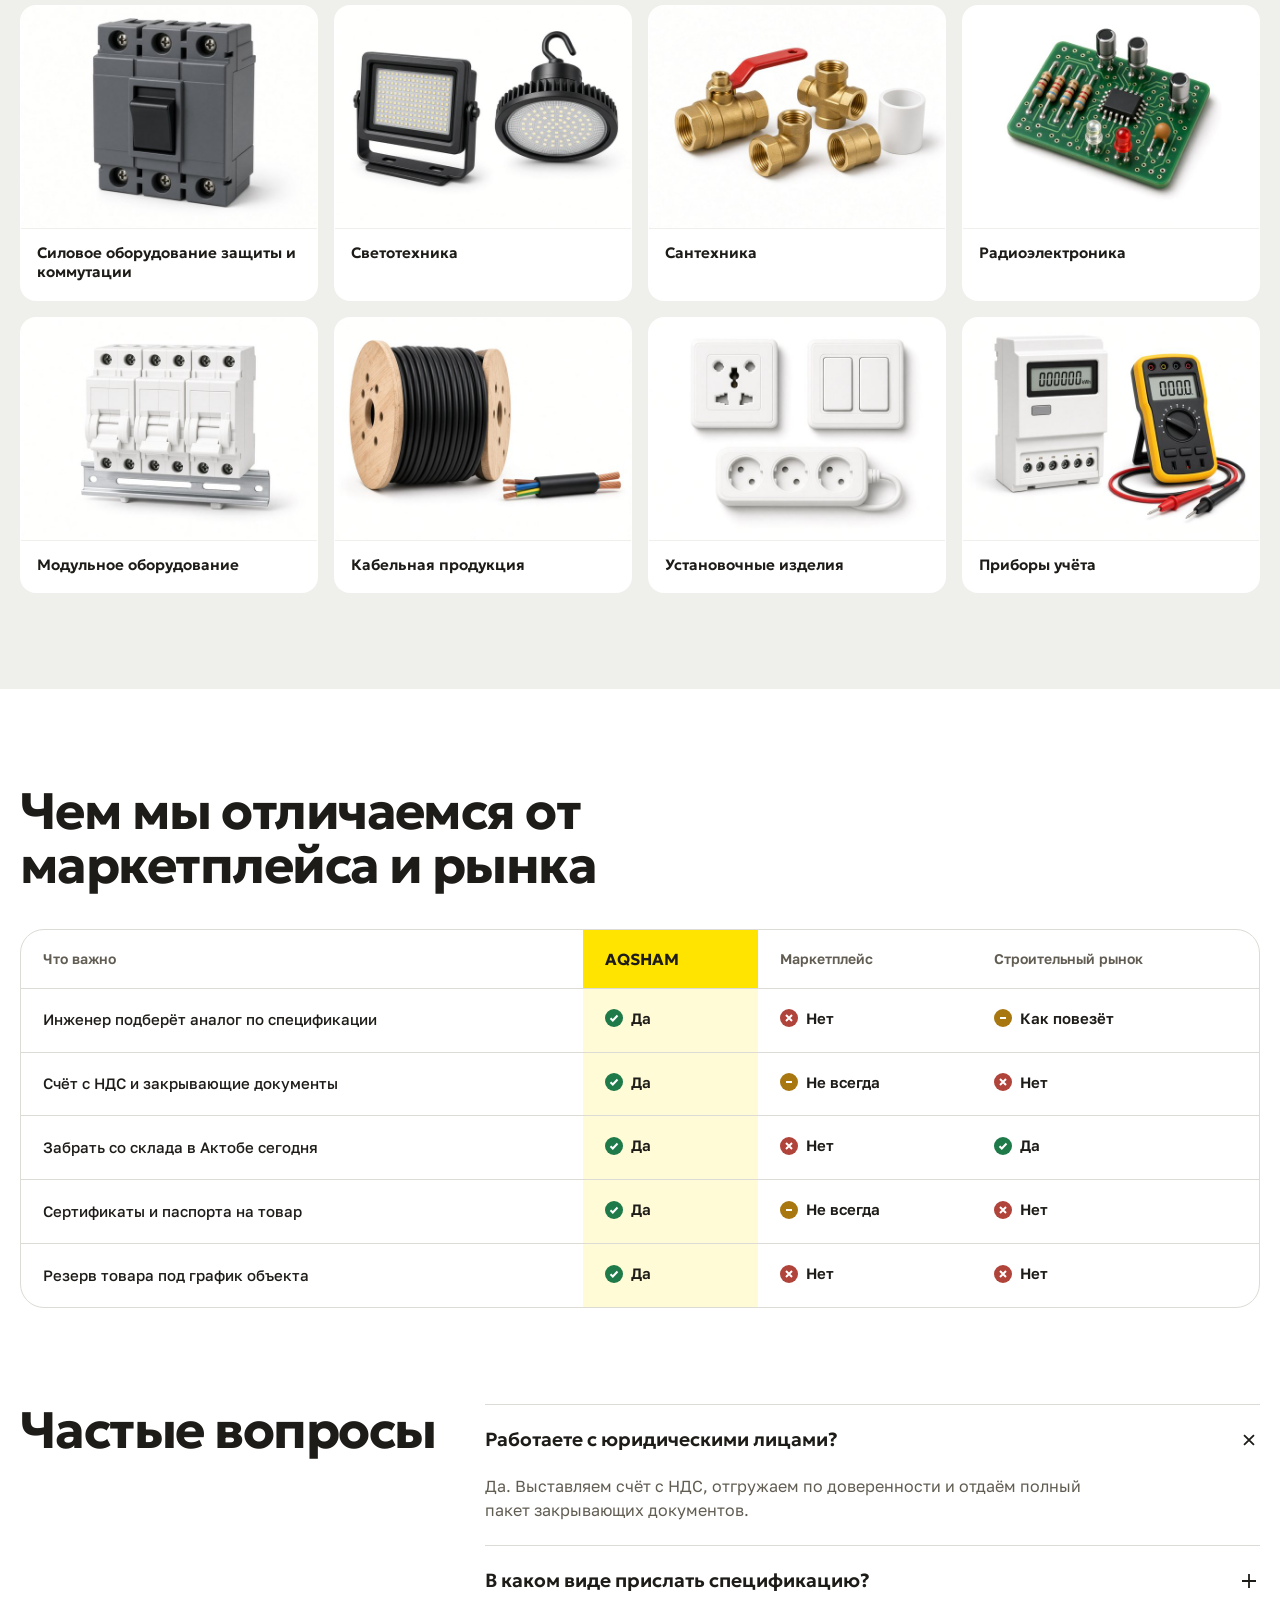
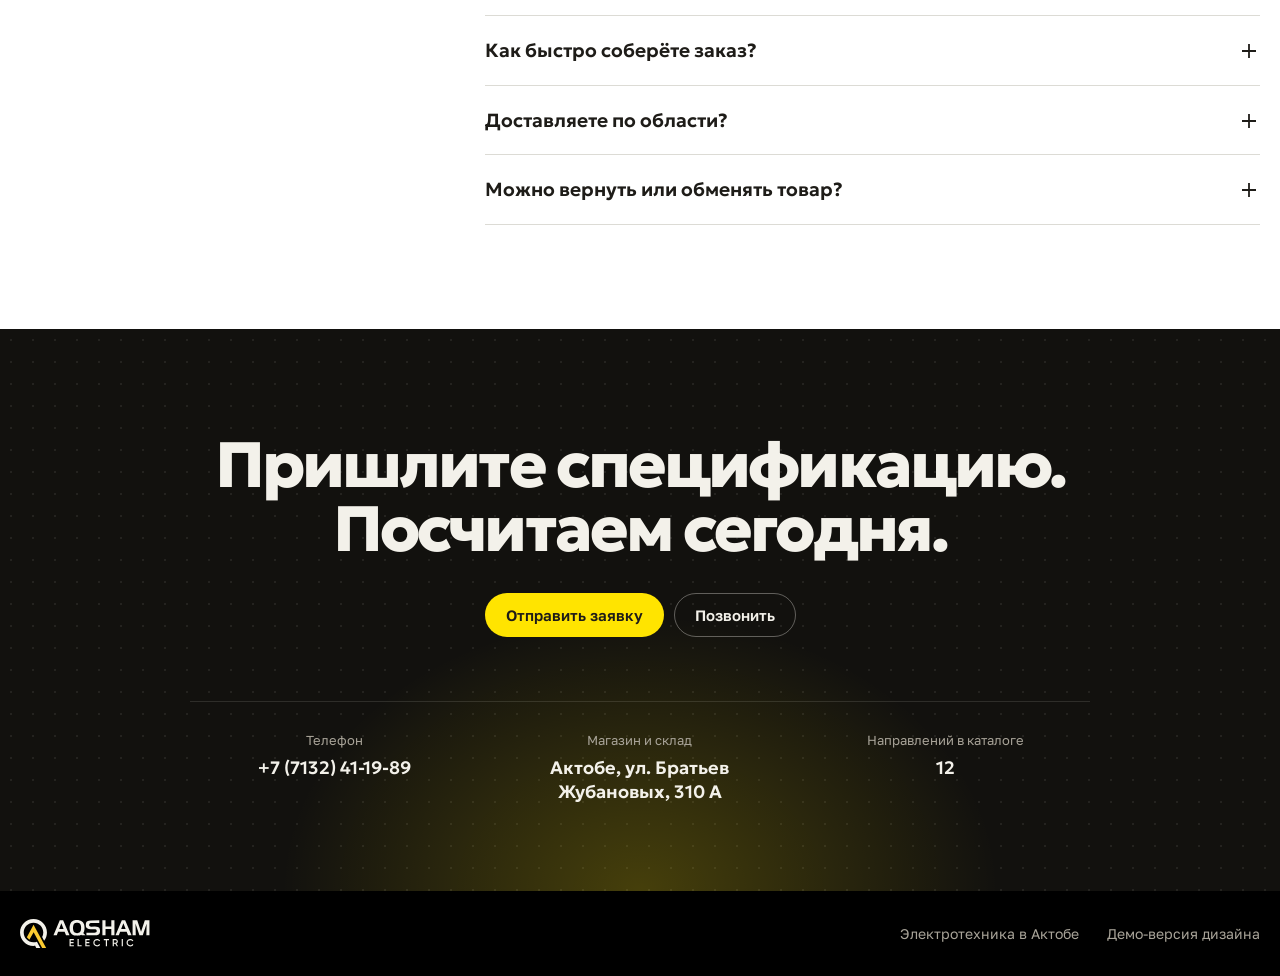
<file: samples/v4-live.html>
<!DOCTYPE html>
<html lang="ru">
<head>
  <meta charset="UTF-8" />
  <meta name="viewport" content="width=device-width, initial-scale=1" />
  <title>AQSHAM — V4 Live</title>
  <meta name="robots" content="noindex,nofollow" />
  <link rel="preconnect" href="https://fonts.googleapis.com" />
  <link rel="preconnect" href="https://fonts.gstatic.com" crossorigin />
  <link href="https://fonts.googleapis.com/css2?family=Geologica:wght@400;500;600;700;800&family=Golos+Text:wght@400;500;600;700&display=swap" rel="stylesheet" />
  <link rel="stylesheet" href="/css/v4.css" />
</head>
<body class="v4">
  <a class="skip" href="#main">Перейти к содержимому</a>

  <div class="demo-bar">
    <span>AQSHAM, пустышка шаблона, не прод</span>
    <nav aria-label="Версии дизайна">
      <a href="/">V1 копия+стекло</a>
      <a href="/samples/v2-dark.html">V2 dark glass</a>
      <a href="/samples/v3-aurora.html">V3 aurora glass</a>
      <a href="/samples/v4-live.html" aria-current="page">V4 live</a>
    </nav>
  </div>

  <div class="promo-bar">
    <p>До 31 октября дифавтоматы дешевле на 18%</p>
    <a href="#catalog">Смотреть акцию</a>
  </div>

  <header class="top">
    <div class="wrap top__in">
      <a class="top__logo" href="#"><img src="/assets/logo-light.svg" alt="AQSHAM Electric" width="160" height="36" /></a>
      <nav class="top__nav" aria-label="Основное меню">
        <a href="#catalog">Каталог</a>
        <a href="#how">Как заказать</a>
        <a href="#buy">Опт и объекты</a>
        <a href="#faq">Вопросы</a>
        <a href="#contacts">Контакты</a>
      </nav>
      <a class="top__phone" href="tel:+77132411989">+7 (7132) 41-19-89</a>
      <a class="btn btn--yellow top__cta" href="#request">Получить расчёт</a>
    </div>
  </header>

  <main id="main">
    <section class="hero" id="request" aria-labelledby="hero-title">
      <div class="hero__bg" aria-hidden="true">
        <svg class="hero__arcs" viewBox="0 0 1440 520" preserveAspectRatio="none">
          <ellipse cx="720" cy="560" rx="760" ry="250" />
          <ellipse cx="720" cy="560" rx="620" ry="190" />
          <ellipse cx="720" cy="560" rx="470" ry="130" />
          <path d="M720 310 V520 M420 340 L250 520 M1020 340 L1190 520 M560 318 L470 520 M880 318 L970 520" />
        </svg>
      </div>

      <div class="wrap hero__in">
        <div class="hero__copy">
          <h1 id="hero-title">Опишите объект.<br />Соберём комплект.</h1>
          <p class="hero__lead">Электротехника оптом и в розницу в Актобе. Пишите своими словами, инженер подберёт позиции и аналоги и пришлёт счёт.</p>

          <div class="modes" role="tablist" aria-label="Способ заявки">
            <button type="button" role="tab" aria-selected="true" data-mode="task">Подбор по задаче</button>
            <button type="button" role="tab" aria-selected="false" data-mode="sku">По артикулу</button>
            <button type="button" role="tab" aria-selected="false" data-mode="panel">Расчёт щита</button>
          </div>

          <form class="prompt js-prompt" novalidate>
            <label class="sr-only" for="prompt-text">Опишите, что нужно</label>
            <textarea id="prompt-text" rows="3" placeholder="Например: частный дом 160 м², нужен щит, автоматы и кабель на всю разводку"></textarea>
            <div class="prompt__bar">
              <div class="prompt__chips js-chips"></div>
              <button class="btn btn--yellow prompt__send" type="submit">Отправить заявку</button>
            </div>
          </form>
          <p class="hero__note js-prompt-status" role="status" aria-live="polite">Ответим в течение 15 минут в рабочее время</p>
        </div>

        <div class="reel" aria-label="Товары и разделы каталога">
          <div class="reel__col">
            <div class="reel__track js-reel">
              <a class="tile" href="#catalog"><span class="tile__img"><img src="/assets/promo/rcbo.jpg" alt="" width="480" height="640" loading="lazy" /></span><span class="tile__name">Дифавтомат 2P, 25 А</span><span class="tile__meta"><s>12 500 ₸</s> 10 200 ₸</span><span class="tile__go">Открыть</span></a>
              <a class="tile" href="#catalog"><span class="tile__img"><img src="/assets/cat-photos/shchity.jpg" alt="" width="640" height="480" loading="lazy" /></span><span class="tile__name">Щиты и боксы</span><span class="tile__meta">Навесные и встраиваемые</span><span class="tile__go">Открыть</span></a>
              <a class="tile" href="#catalog"><span class="tile__img tile__img--cut"><img src="/assets/image-removebg-preview-1.png" alt="" width="559" height="447" loading="lazy" /></span><span class="tile__name">Генератор ЭКСПЕРТ ГБР-6500</span><span class="tile__meta">303 335 ₸</span><span class="tile__go">Открыть</span></a>
              <a class="tile" href="#catalog"><span class="tile__img"><img src="/assets/cat-photos/kabel.jpg" alt="" width="640" height="480" loading="lazy" /></span><span class="tile__name">Кабельная продукция</span><span class="tile__meta">Режем в нужный метраж</span><span class="tile__go">Открыть</span></a>
              <a class="tile" href="#catalog"><span class="tile__img"><img src="/assets/cat-photos/svetotekhnika.jpg" alt="" width="640" height="480" loading="lazy" /></span><span class="tile__name">Светотехника</span><span class="tile__meta">Склады, улица, офисы</span><span class="tile__go">Открыть</span></a>
            </div>
          </div>
          <div class="reel__col reel__col--down">
            <div class="reel__track js-reel">
              <a class="tile" href="#catalog"><span class="tile__img"><img src="/assets/cat-photos/modulnoe.jpg" alt="" width="640" height="480" loading="lazy" /></span><span class="tile__name">Модульное оборудование</span><span class="tile__meta">Автоматы, УЗО, реле</span><span class="tile__go">Открыть</span></a>
              <a class="tile" href="#catalog"><span class="tile__img tile__img--cut"><img src="/assets/bez-nazvaniya.png" alt="" width="435" height="435" loading="lazy" /></span><span class="tile__name">Перфоратор ALTECO RH 1100</span><span class="tile__meta">57 211 ₸</span><span class="tile__go">Открыть</span></a>
              <a class="tile" href="#catalog"><span class="tile__img"><img src="/assets/cat-photos/pribory.jpg" alt="" width="640" height="480" loading="lazy" /></span><span class="tile__name">Приборы учёта</span><span class="tile__meta">Счётчики и измерители</span><span class="tile__go">Открыть</span></a>
              <a class="tile" href="#catalog"><span class="tile__img"><img src="/assets/cat-photos/prokladka.jpg" alt="" width="640" height="480" loading="lazy" /></span><span class="tile__name">Прокладка кабеля</span><span class="tile__meta">Лотки, гофра, каналы</span><span class="tile__go">Открыть</span></a>
              <a class="tile" href="#catalog"><span class="tile__img tile__img--cut"><img src="/assets/bez-nazvaniya-2.png" alt="" width="579" height="435" loading="lazy" /></span><span class="tile__name">Компрессор AC-100PB</span><span class="tile__meta">359 318 ₸</span><span class="tile__go">Открыть</span></a>
            </div>
          </div>
        </div>
      </div>
    </section>

    <section class="brands" aria-labelledby="brands-title">
      <h2 class="brands__title" id="brands-title">Поставляем оборудование производителей, которым доверяют электрики</h2>
      <div class="marquee">
        <div class="marquee__track js-marquee">
          <img src="/assets/brand-legrand.png" alt="Legrand" height="40" />
          <img src="/assets/brand-keaz.png" alt="КЭАЗ" height="40" />
          <img src="/assets/brand-nva.png" alt="NVA" height="40" />
          <img src="/assets/brand-navigator.png" alt="Navigator" height="40" />
          <img src="/assets/brand-sirius.png" alt="Sirius" height="40" />
          <img src="/assets/brand-elektrokomplekt.png" alt="Электрокомплект" height="40" />
          <img src="/assets/brand-expert-kabel.png" alt="Эксперт Кабель" height="40" />
          <img src="/assets/brand-bylectrica.png" alt="Bylectrica" height="40" />
          <img src="/assets/brand-lezard.png" alt="Lezard" height="40" />
          <img src="/assets/brand-russkiy-svet.png" alt="Русский свет" height="40" />
          <img src="/assets/brand-install.png" alt="Install" height="40" />
        </div>
      </div>
    </section>

    <section class="buy" id="buy" aria-labelledby="buy-title">
      <div class="wrap">
        <h2 class="h2 buy__title" id="buy-title">Один склад в Актобе.<br />Три способа купить.</h2>
        <div class="buy__grid">
          <article class="way">
            <h3 class="way__kicker">Розница</h3>
            <img class="way__img" src="/assets/cat-photos/ustanovochnye.jpg" alt="Розетки, выключатели и удлинители на витрине" width="640" height="480" loading="lazy" />
            <p class="way__head">Приезжайте в магазин и заберите товар в тот же день.</p>
            <p class="way__text">Улица Братьев Жубановых, 310 А. Продавец поможет подобрать автомат, кабель или светильник под вашу задачу.</p>
            <div class="way__btns"><a class="btn btn--dark" href="#contacts">Как доехать</a><a class="btn btn--light" href="#catalog">Каталог</a></div>
          </article>
          <article class="way">
            <h3 class="way__kicker">Опт для подрядчиков</h3>
            <img class="way__img" src="/assets/project-3.png" alt="Бригада электромонтажников на строящемся объекте" width="687" height="328" loading="lazy" />
            <p class="way__head">Цены для бригад и монтажных организаций.</p>
            <p class="way__text">Счёт с НДС, закрывающие документы и резерв товара под ваш график работ на объекте.</p>
            <div class="way__btns"><a class="btn btn--dark" href="#request">Запросить прайс</a><a class="btn btn--light" href="#faq">Условия</a></div>
          </article>
          <article class="way">
            <h3 class="way__kicker">Комплектация объектов</h3>
            <img class="way__img" src="/assets/project-1.png" alt="Электрическая подстанция в степи" width="687" height="328" loading="lazy" />
            <p class="way__head">Поставки для энергетики, промышленности и гражданских объектов.</p>
            <p class="way__text">Работали с Энергосистемой, Казхромом и застройщиками Актобе. Пришлите спецификацию, соберём поставку целиком.</p>
            <div class="way__btns"><a class="btn btn--dark" href="#request">Отправить спецификацию</a><a class="btn btn--light" href="#how">Как работаем</a></div>
          </article>
        </div>
      </div>
    </section>

    <section class="how" id="how" aria-labelledby="how-title">
      <div class="wrap">
        <h2 class="h2" id="how-title">Как проходит заказ</h2>
        <div class="steps js-steps">
          <div class="steps__tabs" role="tablist" aria-label="Шаги заказа">
            <button type="button" role="tab" id="st-1" aria-controls="sp-1" aria-selected="true"><span>1. Заявка</span><i aria-hidden="true"></i></button>
            <button type="button" role="tab" id="st-2" aria-controls="sp-2" aria-selected="false"><span>2. Подбор</span><i aria-hidden="true"></i></button>
            <button type="button" role="tab" id="st-3" aria-controls="sp-3" aria-selected="false"><span>3. Счёт и резерв</span><i aria-hidden="true"></i></button>
            <button type="button" role="tab" id="st-4" aria-controls="sp-4" aria-selected="false"><span>4. Отгрузка</span><i aria-hidden="true"></i></button>
          </div>
          <div class="steps__panels">
            <div class="step" role="tabpanel" id="sp-1" aria-labelledby="st-1">
              <div class="step__text"><h3>Присылаете задачу в любом виде</h3><p>Спецификация в Excel, фото старого щита, список от руки или голосовое в WhatsApp. Нам хватит.</p></div>
              <img src="/assets/project-2.png" alt="Инженеры разбирают проект за столом" width="687" height="328" loading="lazy" />
            </div>
            <div class="step" role="tabpanel" id="sp-2" aria-labelledby="st-2" hidden>
              <div class="step__text"><h3>Инженер подбирает позиции и аналоги</h3><p>Если чего-то нет на складе, предложим замену с теми же характеристиками и объясним разницу в цене.</p></div>
              <img src="/assets/cat-photos/modulnoe.jpg" alt="Модульные автоматы на DIN-рейке" width="640" height="480" loading="lazy" />
            </div>
            <div class="step" role="tabpanel" id="sp-3" aria-labelledby="st-3" hidden>
              <div class="step__text"><h3>Счёт и резерв на складе</h3><p>Выставляем счёт для физлица или компании и держим товар под вас, пока идёт оплата.</p></div>
              <img src="/assets/cat-photos/shchity.jpg" alt="Распределительный щит с автоматами" width="640" height="480" loading="lazy" />
            </div>
            <div class="step" role="tabpanel" id="sp-4" aria-labelledby="st-4" hidden>
              <div class="step__text"><h3>Самовывоз или доставка на объект</h3><p>Заберите заказ на Братьев Жубановых или мы привезём его на объект по Актобе и области.</p></div>
              <img src="/assets/project-3.png" alt="Монтажники на объекте" width="687" height="328" loading="lazy" />
            </div>
          </div>
        </div>
      </div>
    </section>

    <section class="catalog" id="catalog" aria-labelledby="catalog-title">
      <div class="wrap">
        <div class="catalog__head">
          <h2 class="h2" id="catalog-title">Каталог</h2>
          <div class="filters js-filters" role="group" aria-label="Фильтр разделов">
            <button type="button" aria-pressed="true" data-f="all">Все</button>
            <button type="button" aria-pressed="false" data-f="protect">Щиты и защита</button>
            <button type="button" aria-pressed="false" data-f="cable">Кабель и монтаж</button>
            <button type="button" aria-pressed="false" data-f="light">Свет</button>
            <button type="button" aria-pressed="false" data-f="other">Учёт, двигатели, сантехника</button>
          </div>
        </div>
        <div class="cards js-cards">
          <a class="card" data-g="cable" href="#"><img src="/assets/cat-photos/montazhnye.jpg" alt="" width="640" height="480" loading="lazy" /><span>Электромонтажные изделия, инструменты и силовые разъёмы</span></a>
          <a class="card" data-g="other" href="#"><img src="/assets/cat-photos/dvigateli.jpg" alt="" width="640" height="480" loading="lazy" /><span>Электродвигатели и отопительное оборудование</span></a>
          <a class="card" data-g="protect" href="#"><img src="/assets/cat-photos/shchity.jpg" alt="" width="640" height="480" loading="lazy" /><span>Щиты, боксы и принадлежности</span></a>
          <a class="card" data-g="cable" href="#"><img src="/assets/cat-photos/prokladka.jpg" alt="" width="640" height="480" loading="lazy" /><span>Системы для прокладки кабеля</span></a>
          <a class="card" data-g="protect" href="#"><img src="/assets/cat-photos/silovoe.jpg" alt="" width="640" height="480" loading="lazy" /><span>Силовое оборудование защиты и коммутации</span></a>
          <a class="card" data-g="light" href="#"><img src="/assets/cat-photos/svetotekhnika.jpg" alt="" width="640" height="480" loading="lazy" /><span>Светотехника</span></a>
          <a class="card" data-g="other" href="#"><img src="/assets/cat-photos/santekhnika.jpg" alt="" width="640" height="480" loading="lazy" /><span>Сантехника</span></a>
          <a class="card" data-g="other" href="#"><img src="/assets/cat-photos/radioelektronika.jpg" alt="" width="640" height="480" loading="lazy" /><span>Радиоэлектроника</span></a>
          <a class="card" data-g="protect" href="#"><img src="/assets/cat-photos/modulnoe.jpg" alt="" width="640" height="480" loading="lazy" /><span>Модульное оборудование</span></a>
          <a class="card" data-g="cable" href="#"><img src="/assets/cat-photos/kabel.jpg" alt="" width="640" height="480" loading="lazy" /><span>Кабельная продукция</span></a>
          <a class="card" data-g="cable" href="#"><img src="/assets/cat-photos/ustanovochnye.jpg" alt="" width="640" height="480" loading="lazy" /><span>Установочные изделия</span></a>
          <a class="card" data-g="other" href="#"><img src="/assets/cat-photos/pribory.jpg" alt="" width="640" height="480" loading="lazy" /><span>Приборы учёта</span></a>
        </div>
      </div>
    </section>

    <section class="compare" aria-labelledby="compare-title">
      <div class="wrap">
        <h2 class="h2" id="compare-title">Чем мы отличаемся от маркетплейса и рынка</h2>
        <p class="compare__hint">Таблицу можно листать вбок</p>
        <div class="compare__scroll" tabindex="0" role="region" aria-labelledby="compare-title">
          <table class="cmp">
            <thead>
              <tr><th scope="col">Что важно</th><th scope="col" class="cmp__us">AQSHAM</th><th scope="col">Маркетплейс</th><th scope="col">Строительный рынок</th></tr>
            </thead>
            <tbody>
              <tr><th scope="row">Инженер подберёт аналог по спецификации</th><td class="cmp__us"><b class="yes">Да</b></td><td><b class="no">Нет</b></td><td><b class="part">Как повезёт</b></td></tr>
              <tr><th scope="row">Счёт с НДС и закрывающие документы</th><td class="cmp__us"><b class="yes">Да</b></td><td><b class="part">Не всегда</b></td><td><b class="no">Нет</b></td></tr>
              <tr><th scope="row">Забрать со склада в Актобе сегодня</th><td class="cmp__us"><b class="yes">Да</b></td><td><b class="no">Нет</b></td><td><b class="yes">Да</b></td></tr>
              <tr><th scope="row">Сертификаты и паспорта на товар</th><td class="cmp__us"><b class="yes">Да</b></td><td><b class="part">Не всегда</b></td><td><b class="no">Нет</b></td></tr>
              <tr><th scope="row">Резерв товара под график объекта</th><td class="cmp__us"><b class="yes">Да</b></td><td><b class="no">Нет</b></td><td><b class="no">Нет</b></td></tr>
            </tbody>
          </table>
        </div>
      </div>
    </section>

    <section class="faq" id="faq" aria-labelledby="faq-title">
      <div class="wrap faq__in">
        <h2 class="h2" id="faq-title">Частые вопросы</h2>
        <div class="faq__list">
          <details open><summary>Работаете с юридическими лицами?</summary><p>Да. Выставляем счёт с НДС, отгружаем по доверенности и отдаём полный пакет закрывающих документов.</p></details>
          <details><summary>В каком виде прислать спецификацию?</summary><p>В любом: Excel, PDF, фото листа или проекта. Инженер разберёт и уточнит, если чего-то не хватает.</p></details>
          <details><summary>Как быстро соберёте заказ?</summary><p>Позиции со склада соберём в тот же день. Под заказ сроки назовём сразу в счёте.</p></details>
          <details><summary>Доставляете по области?</summary><p>Да, по Актобе и Актюбинской области. Стоимость зависит от объёма и адреса объекта.</p></details>
          <details><summary>Можно вернуть или обменять товар?</summary><p>Да, если товар не был в монтаже и сохранил упаковку. Обмен оформим в магазине.</p></details>
        </div>
      </div>
    </section>

    <section class="final" id="contacts" aria-labelledby="final-title">
      <div class="wrap final__in">
        <h2 id="final-title">Пришлите спецификацию.<br />Посчитаем сегодня.</h2>
        <div class="final__btns">
          <a class="btn btn--yellow" href="#request">Отправить заявку</a>
          <a class="btn btn--ghost" href="tel:+77132411989">Позвонить</a>
        </div>
        <dl class="final__facts">
          <div><dt>Телефон</dt><dd><a href="tel:+77132411989">+7 (7132) 41-19-89</a></dd></div>
          <div><dt>Магазин и склад</dt><dd>Актобе, ул. Братьев Жубановых, 310 А</dd></div>
          <div><dt>Направлений в каталоге</dt><dd>12</dd></div>
        </dl>
      </div>
    </section>
  </main>

  <footer class="foot">
    <div class="wrap foot__in">
      <img src="/assets/logo-light.svg" alt="AQSHAM Electric" width="140" height="31" />
      <span>Электротехника в Актобе</span>
      <span>Демо-версия дизайна</span>
    </div>
  </footer>

  <script src="/js/v4.js"></script>
</body>
</html>
</file>
<file: css/v4.css>
/* AQSHAM V4 "Live": Taskade-style live hero + Runway-style calm product sections */

@property --spark {
  syntax: "<angle>";
  inherits: false;
  initial-value: 0deg;
}

:root {
  --night: #12110e;
  --graphite: #1e1c18;
  --graphite-2: #2a2721;
  --yellow: #ffe400;
  --copper: #c8743a;
  --concrete: #efefec;
  --paper: #ffffff;
  --ink: #1e1c18;
  --muted: #625d53;
  --line: #dcdbd5;
  --on-dark: #f3f1ea;
  --on-dark-muted: #a9a499;

  --display: Geologica, "Golos Text", system-ui, sans-serif;
  --body: "Golos Text", system-ui, sans-serif;

  --r-sm: 10px;
  --r-md: 16px;
  --r-lg: 24px;
  --ease: cubic-bezier(0.16, 1, 0.3, 1);
}

*,
*::before,
*::after { box-sizing: border-box; }

html { scroll-behavior: smooth; }

body {
  margin: 0;
  background: var(--paper);
  color: var(--ink);
  font: 400 16px/1.55 var(--body);
  -webkit-font-smoothing: antialiased;
}

img { display: block; max-width: 100%; height: auto; }

a { color: inherit; }

h1,
h2,
h3 { margin: 0; font-family: var(--display); }

p { margin: 0; }

:focus-visible {
  outline: 3px solid var(--yellow);
  outline-offset: 3px;
  border-radius: 6px;
}

.sr-only {
  position: absolute;
  width: 1px;
  height: 1px;
  overflow: hidden;
  clip: rect(0 0 0 0);
  white-space: nowrap;
}

.skip {
  position: absolute;
  left: 12px;
  top: -60px;
  z-index: 100;
  padding: 10px 16px;
  border-radius: var(--r-sm);
  background: var(--yellow);
  color: var(--ink);
  font-weight: 700;
}

.skip:focus { top: 12px; }

.wrap {
  width: min(1240px, calc(100% - 40px));
  margin-inline: auto;
}

.h2 {
  font: 700 clamp(30px, 4vw, 52px)/1.05 var(--display);
  letter-spacing: -0.03em;
}

/* Buttons */
.btn {
  display: inline-flex;
  align-items: center;
  justify-content: center;
  min-height: 44px;
  padding: 0 20px;
  border: 1px solid transparent;
  border-radius: 999px;
  font: 600 15px/1 var(--body);
  text-decoration: none;
  white-space: nowrap;
  cursor: pointer;
  transition: background 0.2s ease, color 0.2s ease, border-color 0.2s ease, transform 0.15s ease;
}

.btn:active { transform: scale(0.97); }
.btn--yellow { background: var(--yellow); color: var(--ink); }
.btn--yellow:hover { background: #fff07a; }
.btn--dark { background: var(--graphite); color: var(--on-dark); }
.btn--dark:hover { background: #000; }
.btn--light { background: var(--concrete); color: var(--ink); }
.btn--light:hover { background: #e2e1dc; }
.btn--ghost { border-color: rgba(243, 241, 234, 0.35); color: var(--on-dark); }
.btn--ghost:hover { border-color: var(--on-dark); }

/* Demo + promo bars */
.demo-bar {
  display: flex;
  flex-wrap: wrap;
  justify-content: space-between;
  gap: 6px 16px;
  padding: 7px 20px;
  background: #000;
  color: var(--on-dark-muted);
  font-size: 12px;
}

.demo-bar nav { display: flex; flex-wrap: wrap; gap: 4px 14px; }
.demo-bar a { color: var(--on-dark-muted); text-decoration: none; }
.demo-bar a:hover,
.demo-bar a[aria-current] { color: var(--yellow); }

.promo-bar {
  display: flex;
  flex-wrap: wrap;
  justify-content: center;
  align-items: center;
  gap: 6px 14px;
  padding: 9px 20px;
  background: var(--yellow);
  color: var(--ink);
  font-weight: 600;
  font-size: 14px;
  text-align: center;
}

.promo-bar a {
  padding: 4px 12px;
  border: 1px solid rgba(30, 28, 24, 0.4);
  border-radius: 999px;
  text-decoration: none;
}

.promo-bar a:hover { background: var(--ink); color: var(--yellow); }

/* Header */
.top {
  position: sticky;
  top: 0;
  z-index: 50;
  background: rgba(18, 17, 14, 0.94);
  backdrop-filter: blur(14px) saturate(1.4);
  -webkit-backdrop-filter: blur(14px) saturate(1.4);
  border-bottom: 1px solid rgba(243, 241, 234, 0.08);
}

.top__in {
  display: flex;
  align-items: center;
  gap: 28px;
  min-height: 68px;
}

.top__logo img { width: 150px; }

.top__nav {
  display: flex;
  gap: 24px;
  margin-right: auto;
}

.top__nav a,
.top__phone {
  color: var(--on-dark-muted);
  font-size: 15px;
  font-weight: 500;
  text-decoration: none;
  transition: color 0.2s ease;
}

.top__nav a:hover,
.top__phone:hover { color: var(--on-dark); }
.top__phone { color: var(--on-dark); font-variant-numeric: tabular-nums; }

/* Hero */
.hero {
  position: relative;
  overflow: hidden;
  background: var(--night);
  color: var(--on-dark);
  isolation: isolate;
}

.hero__bg {
  position: absolute;
  inset: 0;
  z-index: -1;
  background:
    radial-gradient(42% 55% at 64% 48%, rgba(255, 228, 0, 0.2), transparent 70%),
    radial-gradient(30% 40% at 82% 70%, rgba(200, 116, 58, 0.24), transparent 70%),
    radial-gradient(circle at center, rgba(243, 241, 234, 0.09) 1px, transparent 1.4px) 0 0 / 22px 22px;
}

.hero__arcs {
  position: absolute;
  left: 0;
  right: 0;
  bottom: 0;
  width: 100%;
  height: 46%;
  fill: none;
  stroke: rgba(243, 241, 234, 0.1);
  stroke-width: 1;
}

.hero__in {
  display: grid;
  grid-template-columns: minmax(0, 1.12fr) minmax(0, 0.88fr);
  gap: 56px;
  align-items: center;
  min-height: min(760px, calc(100svh - 110px));
  padding-block: 56px;
}

.hero h1 {
  font-size: clamp(40px, 4.6vw, 64px);
  font-weight: 800;
  line-height: 0.98;
  letter-spacing: -0.045em;
}

.hero__lead {
  max-width: 34em;
  margin-top: 20px;
  color: var(--on-dark-muted);
  font-size: 18px;
}

.modes {
  display: inline-flex;
  gap: 4px;
  max-width: 100%;
  margin-top: 30px;
  padding: 4px;
  overflow-x: auto;
  border: 1px solid rgba(243, 241, 234, 0.12);
  border-radius: 999px;
  background: rgba(243, 241, 234, 0.05);
}

.modes button {
  flex: 0 0 auto;
  min-height: 36px;
  padding: 0 14px;
  border: 0;
  border-radius: 999px;
  background: transparent;
  color: var(--on-dark-muted);
  font: 500 14px/1 var(--body);
  cursor: pointer;
  transition: background 0.2s ease, color 0.2s ease;
}

.modes button:hover { color: var(--on-dark); }

.modes button[aria-selected="true"] {
  background: var(--on-dark);
  color: var(--ink);
}

/* The one loud element: prompt box with current running along its border */
.prompt {
  position: relative;
  margin-top: 16px;
  border: 1.5px solid transparent;
  border-radius: var(--r-lg);
  background:
    linear-gradient(#1b1a16, #1b1a16) padding-box,
    conic-gradient(from var(--spark), rgba(255, 228, 0, 0.15) 0deg, var(--yellow) 40deg, var(--copper) 90deg, rgba(255, 228, 0, 0.15) 140deg, rgba(255, 228, 0, 0.15) 360deg) border-box;
  animation: spark 5s linear infinite;
}

.prompt::after {
  content: "";
  position: absolute;
  inset: -1px;
  z-index: -1;
  border-radius: inherit;
  background: conic-gradient(from var(--spark), transparent 0deg, rgba(255, 228, 0, 0.55) 40deg, rgba(200, 116, 58, 0.45) 90deg, transparent 140deg);
  filter: blur(18px);
  opacity: 0.55;
  animation: spark 5s linear infinite;
}

@keyframes spark { to { --spark: 360deg; } }

.prompt textarea {
  display: block;
  width: 100%;
  min-height: 108px;
  padding: 20px 22px 8px;
  border: 0;
  background: transparent;
  color: var(--on-dark);
  font: 400 17px/1.5 var(--body);
  resize: vertical;
}

.prompt textarea::placeholder { color: #8d887d; }
.prompt textarea:focus { outline: none; }
.prompt:focus-within { box-shadow: 0 0 0 3px rgba(255, 228, 0, 0.35); }

.prompt__bar {
  display: flex;
  align-items: flex-end;
  justify-content: space-between;
  gap: 12px;
  padding: 10px 12px 12px 16px;
}

.prompt__chips {
  display: flex;
  flex-wrap: wrap;
  gap: 6px;
}

.prompt__chips button {
  min-height: 32px;
  padding: 0 12px;
  border: 1px solid rgba(243, 241, 234, 0.14);
  border-radius: 999px;
  background: rgba(243, 241, 234, 0.04);
  color: var(--on-dark-muted);
  font: 500 13px/1 var(--body);
  cursor: pointer;
  transition: border-color 0.2s ease, color 0.2s ease;
}

.prompt__chips button:hover { border-color: var(--yellow); color: var(--on-dark); }

.prompt__send { flex: 0 0 auto; }
.prompt__send[aria-busy="true"] { opacity: 0.6; pointer-events: none; }

.hero__note {
  margin-top: 14px;
  color: var(--on-dark-muted);
  font-size: 14px;
}

.hero__note.is-ok { color: var(--yellow); }

/* Reel: two endless columns of product tiles */
.reel {
  display: grid;
  grid-template-columns: 1fr 1fr;
  gap: 16px;
  height: min(640px, 76svh);
  overflow: hidden;
  -webkit-mask: linear-gradient(transparent, #000 14%, #000 86%, transparent);
  mask: linear-gradient(transparent, #000 14%, #000 86%, transparent);
}

.reel__track {
  display: flex;
  flex-direction: column;
  gap: 16px;
  animation: reel-up 46s linear infinite;
}

.reel__col--down .reel__track { animation-name: reel-down; animation-duration: 52s; }
.reel:hover .reel__track { animation-play-state: paused; }

@keyframes reel-up { to { transform: translateY(calc(-50% - 8px)); } }
@keyframes reel-down { from { transform: translateY(calc(-50% - 8px)); } to { transform: translateY(0); } }

.tile {
  display: grid;
  grid-template-columns: 1fr auto;
  gap: 4px 10px;
  padding: 10px 10px 14px;
  border: 1px solid rgba(243, 241, 234, 0.1);
  border-radius: var(--r-md);
  background: rgba(36, 34, 29, 0.86);
  text-decoration: none;
  transition: border-color 0.2s ease;
}

.tile:hover { border-color: rgba(255, 228, 0, 0.6); }

.tile__img {
  grid-column: 1 / -1;
  aspect-ratio: 4 / 3;
  margin-bottom: 8px;
  overflow: hidden;
  border-radius: var(--r-sm);
  background: #fff;
}

.tile__img img { width: 100%; height: 100%; object-fit: cover; }
.tile__img--cut { display: grid; place-items: center; padding: 14px; background: #f3f3f0; }
.tile__img--cut img { object-fit: contain; }

.tile__name {
  padding-left: 4px;
  font: 600 15px/1.25 var(--display);
}

.tile__meta {
  grid-column: 1;
  padding-left: 4px;
  color: var(--on-dark-muted);
  font-size: 13px;
  font-variant-numeric: tabular-nums;
}

.tile__meta s { margin-right: 4px; opacity: 0.7; }

.tile__go {
  grid-column: 2;
  grid-row: 2 / span 2;
  align-self: center;
  padding: 7px 11px;
  border: 1px solid rgba(243, 241, 234, 0.2);
  border-radius: 8px;
  color: var(--on-dark);
  font-size: 12px;
  font-weight: 600;
}

.tile:hover .tile__go { background: var(--yellow); border-color: var(--yellow); color: var(--ink); }

/* Brand marquee (Runway partner strip) */
.brands {
  padding: 56px 0 24px;
  text-align: center;
}

.brands__title {
  width: min(640px, calc(100% - 40px));
  margin: 0 auto 26px;
  color: var(--muted);
  font: 500 16px/1.4 var(--body);
}

.marquee {
  overflow: hidden;
  -webkit-mask: linear-gradient(90deg, transparent, #000 10%, #000 90%, transparent);
  mask: linear-gradient(90deg, transparent, #000 10%, #000 90%, transparent);
}

.marquee__track {
  display: flex;
  align-items: center;
  gap: 56px;
  width: max-content;
  animation: marquee 48s linear infinite;
}

.marquee__track img {
  width: auto;
  height: 40px;
  filter: grayscale(1);
  opacity: 0.7;
  transition: filter 0.2s ease, opacity 0.2s ease;
}

.marquee__track img:hover { filter: none; opacity: 1; }

@keyframes marquee { to { transform: translateX(calc(-50% - 28px)); } }

/* Three ways to buy (Runway "three platforms") */
.buy { padding: 80px 0 96px; }

.buy__title {
  max-width: 14em;
  margin: 0 auto 48px;
  text-align: center;
}

.buy__grid {
  display: grid;
  grid-template-columns: repeat(3, minmax(0, 1fr));
  gap: 28px;
}

.way { display: flex; flex-direction: column; }

.way__kicker {
  margin-bottom: 12px;
  font: 600 20px/1.2 var(--display);
  letter-spacing: -0.01em;
}

.way__img {
  width: 100%;
  aspect-ratio: 4 / 3;
  object-fit: cover;
  border-radius: var(--r-md);
  background: var(--concrete);
}

.way__head {
  margin-top: 18px;
  font: 500 21px/1.3 var(--display);
  letter-spacing: -0.015em;
}

.way__text {
  margin-top: 10px;
  color: var(--muted);
  font-size: 15px;
}

.way__btns {
  display: flex;
  flex-wrap: wrap;
  gap: 8px;
  margin-top: auto;
  padding-top: 22px;
}

.way__btns .btn { min-height: 40px; padding: 0 16px; font-size: 14px; border-radius: 10px; }

/* Order steps (Runway auto-advancing tabs with progress lines) */
.how { padding: 0 0 96px; }
.how .h2 { margin-bottom: 32px; }

.steps__tabs {
  display: grid;
  grid-template-columns: repeat(4, minmax(0, 1fr));
  gap: 20px;
}

.steps__tabs button {
  display: flex;
  flex-direction: column;
  gap: 12px;
  padding: 0 0 14px;
  border: 0;
  background: none;
  color: #8f8a80;
  font: 600 17px/1.2 var(--display);
  text-align: left;
  cursor: pointer;
  transition: color 0.2s ease;
}

.steps__tabs button:hover,
.steps__tabs button[aria-selected="true"] { color: var(--ink); }

.steps__tabs i {
  position: relative;
  display: block;
  height: 2px;
  overflow: hidden;
  border-radius: 2px;
  background: var(--line);
}

.steps__tabs i::after {
  content: "";
  position: absolute;
  inset: 0;
  background: var(--ink);
  transform: scaleX(0);
  transform-origin: left;
}

.steps__tabs button[aria-selected="true"] i::after { transform: scaleX(1); }

.steps.is-auto .steps__tabs button[aria-selected="true"] i::after {
  animation: fill var(--step-ms, 6000ms) linear forwards;
}

.steps.is-paused .steps__tabs button[aria-selected="true"] i::after { animation-play-state: paused; }

@keyframes fill { from { transform: scaleX(0); } to { transform: scaleX(1); } }

.steps__panels {
  margin-top: 18px;
  padding: 28px;
  border: 1px solid var(--line);
  border-radius: var(--r-lg);
}

.step {
  display: grid;
  grid-template-columns: minmax(0, 0.8fr) minmax(0, 1.2fr);
  gap: 40px;
  align-items: center;
  animation: step-in 0.4s var(--ease);
}

.step[hidden] { display: none; }

@keyframes step-in { from { opacity: 0; transform: translateY(8px); } }

.step h3 {
  font: 600 clamp(24px, 2.4vw, 32px)/1.15 var(--display);
  letter-spacing: -0.02em;
}

.step p { max-width: 30em; margin-top: 14px; color: var(--muted); font-size: 17px; }

.step img {
  width: 100%;
  aspect-ratio: 16 / 10;
  object-fit: cover;
  border-radius: var(--r-md);
  background: var(--concrete);
}

/* Catalog with filter pills (Taskade "pick a system") */
.catalog {
  padding: 88px 0 96px;
  background: var(--concrete);
}

.catalog__head {
  display: flex;
  flex-wrap: wrap;
  align-items: end;
  justify-content: space-between;
  gap: 20px;
  margin-bottom: 32px;
}

.filters { display: flex; flex-wrap: wrap; gap: 8px; }

.filters button {
  min-height: 40px;
  padding: 0 16px;
  border: 1px solid var(--line);
  border-radius: 999px;
  background: var(--paper);
  color: var(--ink);
  font: 500 14px/1 var(--body);
  cursor: pointer;
  transition: background 0.2s ease, color 0.2s ease, border-color 0.2s ease;
}

.filters button:hover { border-color: var(--ink); }
.filters button[aria-pressed="true"] { background: var(--ink); border-color: var(--ink); color: var(--yellow); }

.cards {
  display: grid;
  grid-template-columns: repeat(4, minmax(0, 1fr));
  gap: 16px;
}

.card {
  display: flex;
  flex-direction: column;
  overflow: hidden;
  border: 1px solid transparent;
  border-radius: var(--r-md);
  background: var(--paper);
  text-decoration: none;
  transition: border-color 0.2s ease, transform 0.25s var(--ease);
}

.card:hover { border-color: var(--ink); transform: translateY(-3px); }
.card[hidden] { display: none; }

.card img { width: 100%; aspect-ratio: 4 / 3; object-fit: contain; }

.card span {
  padding: 14px 16px 18px;
  border-top: 1px solid var(--concrete);
  font: 600 15px/1.3 var(--display);
}

/* Comparison table */
.compare { padding: 96px 0; }
.compare .h2 { max-width: 16em; }
.compare__hint { display: none; margin-top: 10px; color: var(--muted); font-size: 14px; }

.compare__scroll {
  margin-top: 36px;
  overflow-x: auto;
  border: 1px solid var(--line);
  border-radius: var(--r-lg);
}

.cmp {
  width: 100%;
  min-width: 680px;
  border-collapse: collapse;
  font-size: 15px;
}

.cmp th,
.cmp td {
  padding: 18px 22px;
  border-bottom: 1px solid var(--line);
  text-align: left;
}

.cmp tbody tr:last-child > * { border-bottom: 0; }
.cmp thead th { color: var(--muted); font-weight: 600; font-size: 14px; }
.cmp tbody th { font-weight: 500; }
.cmp .cmp__us { background: #fffbd6; }
.cmp thead .cmp__us { background: var(--yellow); color: var(--ink); font: 700 16px/1 var(--display); }

.cmp b { display: inline-flex; align-items: center; gap: 8px; font-weight: 600; }

.cmp b::before {
  content: "";
  width: 18px;
  height: 18px;
  border-radius: 50%;
  background: center / 12px no-repeat;
}

.cmp .yes::before { background-color: #1f7a4a; background-image: url("data:image/svg+xml,%3Csvg xmlns='http://www.w3.org/2000/svg' viewBox='0 0 12 12' fill='none' stroke='%23fff' stroke-width='2'%3E%3Cpath d='M2.5 6.2l2.3 2.3 4.7-5'/%3E%3C/svg%3E"); }
.cmp .no::before { background-color: #b0433a; background-image: url("data:image/svg+xml,%3Csvg xmlns='http://www.w3.org/2000/svg' viewBox='0 0 12 12' fill='none' stroke='%23fff' stroke-width='2'%3E%3Cpath d='M3 3l6 6M9 3l-6 6'/%3E%3C/svg%3E"); }
.cmp .part::before { background-color: #a8770f; background-image: url("data:image/svg+xml,%3Csvg xmlns='http://www.w3.org/2000/svg' viewBox='0 0 12 12' fill='none' stroke='%23fff' stroke-width='2'%3E%3Cpath d='M3 6h6'/%3E%3C/svg%3E"); }

/* FAQ */
.faq { padding: 0 0 104px; }

.faq__in {
  display: grid;
  grid-template-columns: minmax(0, 0.7fr) minmax(0, 1.3fr);
  gap: 48px;
}

.faq__list details { border-bottom: 1px solid var(--line); }
.faq__list details:first-child { border-top: 1px solid var(--line); }

.faq__list summary {
  display: flex;
  justify-content: space-between;
  gap: 16px;
  padding: 22px 0;
  font: 600 19px/1.3 var(--display);
  list-style: none;
  cursor: pointer;
}

.faq__list summary::-webkit-details-marker { display: none; }

.faq__list summary::after {
  content: "";
  flex: 0 0 auto;
  width: 22px;
  height: 22px;
  margin-top: 2px;
  background: url("data:image/svg+xml,%3Csvg xmlns='http://www.w3.org/2000/svg' viewBox='0 0 22 22' fill='none' stroke='%231e1c18' stroke-width='1.8'%3E%3Cpath d='M11 4v14M4 11h14'/%3E%3C/svg%3E") center / contain no-repeat;
  transition: transform 0.25s var(--ease);
}

.faq__list details[open] summary::after { transform: rotate(45deg); }
.faq__list details p { max-width: 38em; padding: 0 0 22px; color: var(--muted); font-size: 16px; }

/* Final CTA */
.final {
  position: relative;
  overflow: hidden;
  background: var(--night);
  color: var(--on-dark);
  isolation: isolate;
}

.final::before {
  content: "";
  position: absolute;
  inset: 0;
  z-index: -1;
  background:
    radial-gradient(40% 70% at 50% 100%, rgba(255, 228, 0, 0.22), transparent 70%),
    radial-gradient(circle at center, rgba(243, 241, 234, 0.08) 1px, transparent 1.4px) 0 0 / 22px 22px;
}

.final__in { padding: 104px 0 88px; text-align: center; }

.final h2 {
  font-size: clamp(36px, 5vw, 68px);
  font-weight: 800;
  line-height: 1;
  letter-spacing: -0.045em;
}

.final__btns {
  display: flex;
  flex-wrap: wrap;
  justify-content: center;
  gap: 10px;
  margin-top: 32px;
}

.final__facts {
  display: grid;
  grid-template-columns: repeat(3, minmax(0, 1fr));
  gap: 16px;
  max-width: 900px;
  margin: 64px auto 0;
  padding-top: 28px;
  border-top: 1px solid rgba(243, 241, 234, 0.12);
}

.final__facts dt { color: var(--on-dark-muted); font-size: 13px; }
.final__facts dd { margin: 6px 0 0; font: 600 18px/1.3 var(--display); }
.final__facts a { text-decoration: none; }

.foot {
  background: #000;
  color: var(--on-dark-muted);
  font-size: 14px;
}

.foot__in {
  display: flex;
  flex-wrap: wrap;
  align-items: center;
  gap: 12px 28px;
  padding: 28px 0;
}

.foot__in img { width: 130px; margin-right: auto; }

/* Responsive */
@media (max-width: 1100px) {
  .top__nav { gap: 18px; }
  .top__phone { display: none; }
  .hero__in { grid-template-columns: 1fr; gap: 40px; min-height: 0; }
  .reel { height: 420px; }
  .cards { grid-template-columns: repeat(3, minmax(0, 1fr)); }
}

@media (max-width: 860px) {
  .top__nav { display: none; }
  .top__in { justify-content: space-between; }
  .buy__grid { grid-template-columns: 1fr; gap: 44px; }
  .steps__tabs { grid-template-columns: repeat(4, minmax(140px, 1fr)); overflow-x: auto; }
  .step { grid-template-columns: 1fr; gap: 20px; }
  .steps__panels { padding: 18px; }
  .faq__in { grid-template-columns: 1fr; gap: 20px; }
  .compare__hint { display: block; }
  .final__facts { grid-template-columns: 1fr; text-align: center; }
}

@media (max-width: 640px) {
  .wrap { width: calc(100% - 32px); }
  .top__logo img { width: 124px; }
  .top__cta { min-height: 40px; padding: 0 14px; font-size: 14px; }
  .hero__in { padding-block: 40px 32px; }
  .hero__lead { font-size: 16px; }
  .prompt__bar { flex-direction: column; align-items: stretch; }
  .prompt__send { width: 100%; }
  .reel { height: 360px; gap: 10px; }
  .reel__track { gap: 10px; }
  .tile { padding: 8px 8px 10px; }
  .tile__name { font-size: 13px; }
  .tile__go { display: none; }
  .cards { grid-template-columns: repeat(2, minmax(0, 1fr)); gap: 10px; }
  .card span { padding: 10px 12px 14px; font-size: 14px; }
  .buy,
  .compare { padding-block: 64px; }
  .catalog { padding-block: 64px; }
}

@media (prefers-reduced-motion: reduce) {
  html { scroll-behavior: auto; }
  .prompt,
  .prompt::after,
  .reel__track,
  .marquee__track,
  .step { animation: none !important; }
  .reel { overflow-y: auto; }
}
</file>
